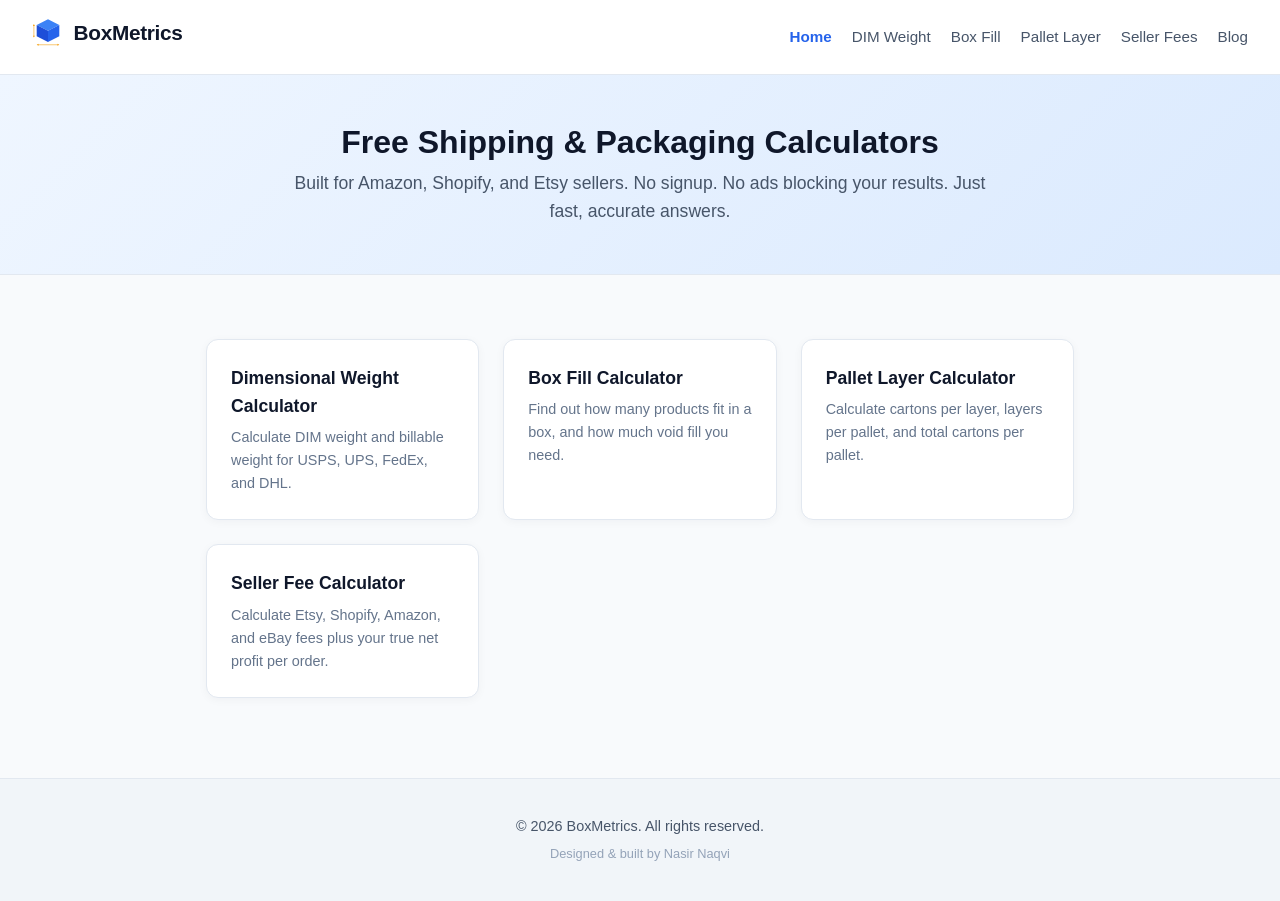
<file: index.html>
<!DOCTYPE html>
<html lang="en">
<head>
  <meta charset="UTF-8">
  <meta name="viewport" content="width=device-width, initial-scale=1.0">
  <meta name="google-site-verification" content="n0mz8R_eu3qk8bBO1jYMdYXqNYz7kCKGqF5svoDm7d8" />
  <title>BoxMetrics — Free Shipping & Packaging Calculators for E-commerce Sellers</title>
  <meta name="description" content="Free calculators for dimensional weight, box fill, pallet stacking, and seller fees. Built for Amazon, Shopify, and Etsy sellers.">
  <!-- Google tag (gtag.js) -->
  <script async src="https://www.googletagmanager.com/gtag/js?id=G-YF9S33NXBS"></script>
  <script>
    window.dataLayer = window.dataLayer || [];
    function gtag(){dataLayer.push(arguments);}
    gtag('js', new Date());
    gtag('config', 'G-YF9S33NXBS');
  </script>
  <link rel="icon" type="image/svg+xml" href="favicon.svg">
  <link rel="stylesheet" href="css/style.css">
</head>
<body>

<header>
  <h1>
    <a href="index.html" class="brand">
      <svg class="brand-icon" viewBox="-25 15 170 155" xmlns="http://www.w3.org/2000/svg" aria-hidden="true">
        <polygon points="60,20 120,50 60,80 0,50" fill="#3B82F6"/>
        <polygon points="60,80 120,50 120,110 60,140" fill="#2563EB"/>
        <polygon points="0,50 60,80 60,140 0,110" fill="#1D4ED8"/>
        <line x1="-15" y1="50" x2="-15" y2="112" stroke="#F59E0B" stroke-width="3"/>
        <polygon points="-20,55 -15,45 -10,55" fill="#F59E0B"/>
        <polygon points="-20,107 -15,117 -10,107" fill="#F59E0B"/>
        <line x1="5" y1="155" x2="115" y2="155" stroke="#F59E0B" stroke-width="3"/>
        <polygon points="10,150 0,155 10,160" fill="#F59E0B"/>
        <polygon points="110,150 120,155 110,160" fill="#F59E0B"/>
      </svg>
      <span class="brand-name">BoxMetrics</span>
    </a>
  </h1>
  <nav>
    <a href="index.html" class="active">Home</a>
    <a href="tools/dimensional-weight-calculator.html">DIM Weight</a>
    <a href="tools/box-fill-calculator.html">Box Fill</a>
    <a href="tools/pallet-layer-calculator.html">Pallet Layer</a>
    <a href="tools/seller-fee-calculator.html">Seller Fees</a>
    <a href="blog/index.html">Blog</a>
  </nav>
</header>

<section class="hero">
  <h2>Free Shipping & Packaging Calculators</h2>
  <p>Built for Amazon, Shopify, and Etsy sellers. No signup. No ads blocking your results. Just fast, accurate answers.</p>
</section>

<div class="container">
  <div class="tool-grid">

    <a class="tool-card" href="tools/dimensional-weight-calculator.html">
      <h4>Dimensional Weight Calculator</h4>
      <p>Calculate DIM weight and billable weight for USPS, UPS, FedEx, and DHL.</p>
    </a>

    <a class="tool-card" href="tools/box-fill-calculator.html">
      <h4>Box Fill Calculator</h4>
      <p>Find out how many products fit in a box, and how much void fill you need.</p>
    </a>

    <a class="tool-card" href="tools/pallet-layer-calculator.html">
      <h4>Pallet Layer Calculator</h4>
      <p>Calculate cartons per layer, layers per pallet, and total cartons per pallet.</p>
    </a>

    <a class="tool-card" href="tools/seller-fee-calculator.html">
      <h4>Seller Fee Calculator</h4>
      <p>Calculate Etsy, Shopify, Amazon, and eBay fees plus your true net profit per order.</p>
    </a>

  </div>
</div>

<footer>
  <p>© 2026 BoxMetrics. All rights reserved.</p>
  <p class="credits">Designed &amp; built by Nasir Naqvi</p>
</footer>

</body>
</html>
</file>
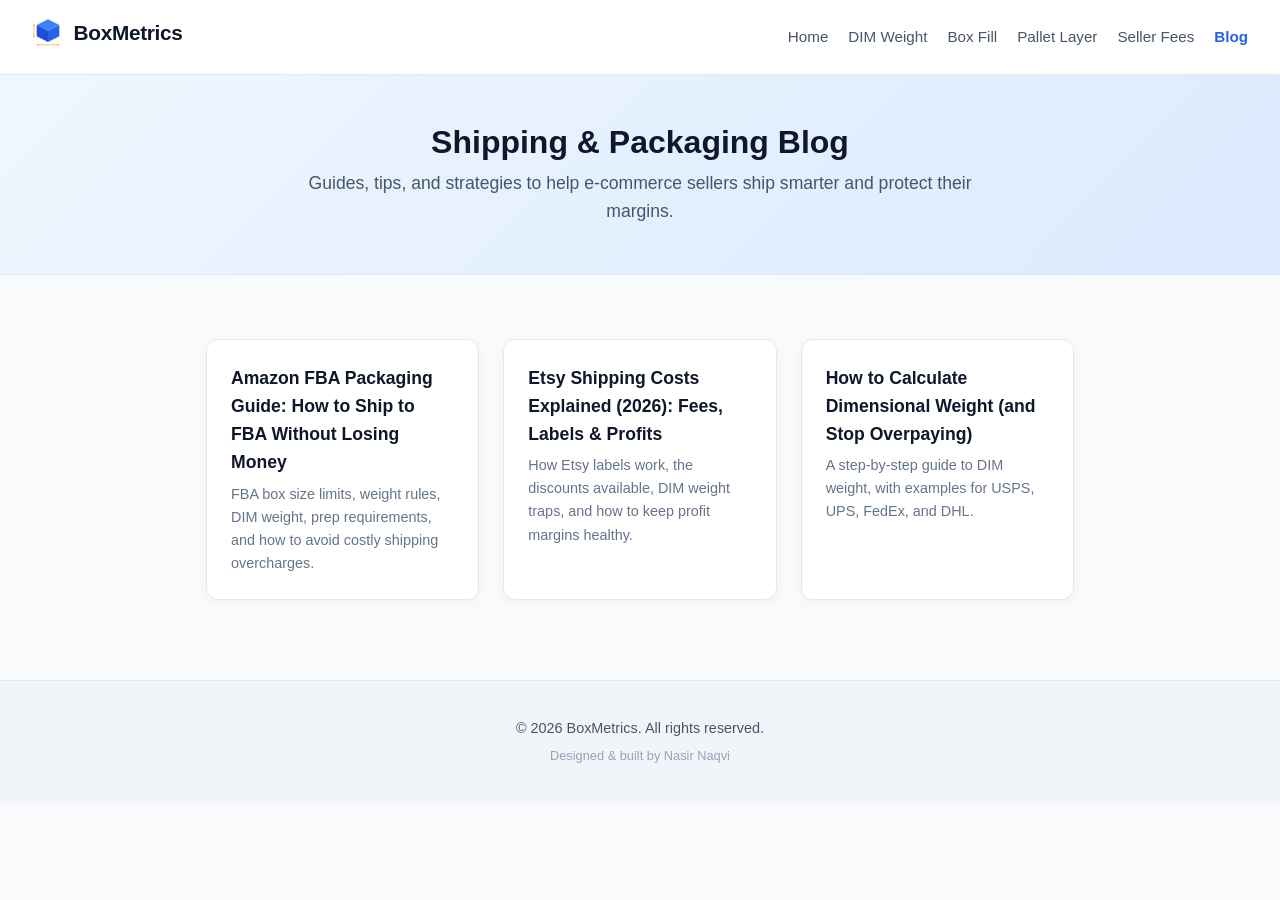
<file: blog/index.html>
<!DOCTYPE html>
<html lang="en">
<head>
  <meta charset="UTF-8">
  <meta name="viewport" content="width=device-width, initial-scale=1.0">
  <title>Blog — Shipping & Packaging Guides | BoxMetrics</title>
  <meta name="description" content="Guides on dimensional weight, packaging optimization, seller fees, and shipping strategy for Amazon, Shopify, and Etsy sellers.">
  <!-- Google tag (gtag.js) -->
  <script async src="https://www.googletagmanager.com/gtag/js?id=G-YF9S33NXBS"></script>
  <script>
    window.dataLayer = window.dataLayer || [];
    function gtag(){dataLayer.push(arguments);}
    gtag('js', new Date());
    gtag('config', 'G-YF9S33NXBS');
  </script>
  <link rel="icon" type="image/svg+xml" href="../favicon.svg">
  <link rel="stylesheet" href="../css/style.css">
</head>
<body>

<header>
  <h1>
    <a href="../index.html" class="brand">
      <svg class="brand-icon" viewBox="-25 15 170 155" xmlns="http://www.w3.org/2000/svg" aria-hidden="true">
        <polygon points="60,20 120,50 60,80 0,50" fill="#3B82F6"/>
        <polygon points="60,80 120,50 120,110 60,140" fill="#2563EB"/>
        <polygon points="0,50 60,80 60,140 0,110" fill="#1D4ED8"/>
        <line x1="-15" y1="50" x2="-15" y2="112" stroke="#F59E0B" stroke-width="3"/>
        <polygon points="-20,55 -15,45 -10,55" fill="#F59E0B"/>
        <polygon points="-20,107 -15,117 -10,107" fill="#F59E0B"/>
        <line x1="5" y1="155" x2="115" y2="155" stroke="#F59E0B" stroke-width="3"/>
        <polygon points="10,150 0,155 10,160" fill="#F59E0B"/>
        <polygon points="110,150 120,155 110,160" fill="#F59E0B"/>
      </svg>
      <span class="brand-name">BoxMetrics</span>
    </a>
  </h1>
  <nav>
    <a href="../index.html">Home</a>
    <a href="../tools/dimensional-weight-calculator.html">DIM Weight</a>
    <a href="../tools/box-fill-calculator.html">Box Fill</a>
    <a href="../tools/pallet-layer-calculator.html">Pallet Layer</a>
    <a href="../tools/seller-fee-calculator.html">Seller Fees</a>
    <a href="index.html" class="active">Blog</a>
  </nav>
</header>

<section class="hero">
  <h2>Shipping & Packaging Blog</h2>
  <p>Guides, tips, and strategies to help e-commerce sellers ship smarter and protect their margins.</p>
</section>

<div class="container">
  <div class="tool-grid">

    <a class="tool-card" href="amazon-fba-packaging-guide.html">
      <h4>Amazon FBA Packaging Guide: How to Ship to FBA Without Losing Money</h4>
      <p>FBA box size limits, weight rules, DIM weight, prep requirements, and how to avoid costly shipping overcharges.</p>
    </a>

    <a class="tool-card" href="etsy-shipping-costs-guide.html">
      <h4>Etsy Shipping Costs Explained (2026): Fees, Labels & Profits</h4>
      <p>How Etsy labels work, the discounts available, DIM weight traps, and how to keep profit margins healthy.</p>
    </a>

    <a class="tool-card" href="how-to-calculate-dimensional-weight.html">
      <h4>How to Calculate Dimensional Weight (and Stop Overpaying)</h4>
      <p>A step-by-step guide to DIM weight, with examples for USPS, UPS, FedEx, and DHL.</p>
    </a>

  </div>
</div>

<footer>
  <p>© 2026 BoxMetrics. All rights reserved.</p>
  <p class="credits">Designed &amp; built by Nasir Naqvi</p>
</footer>

</body>
</html>
</file>
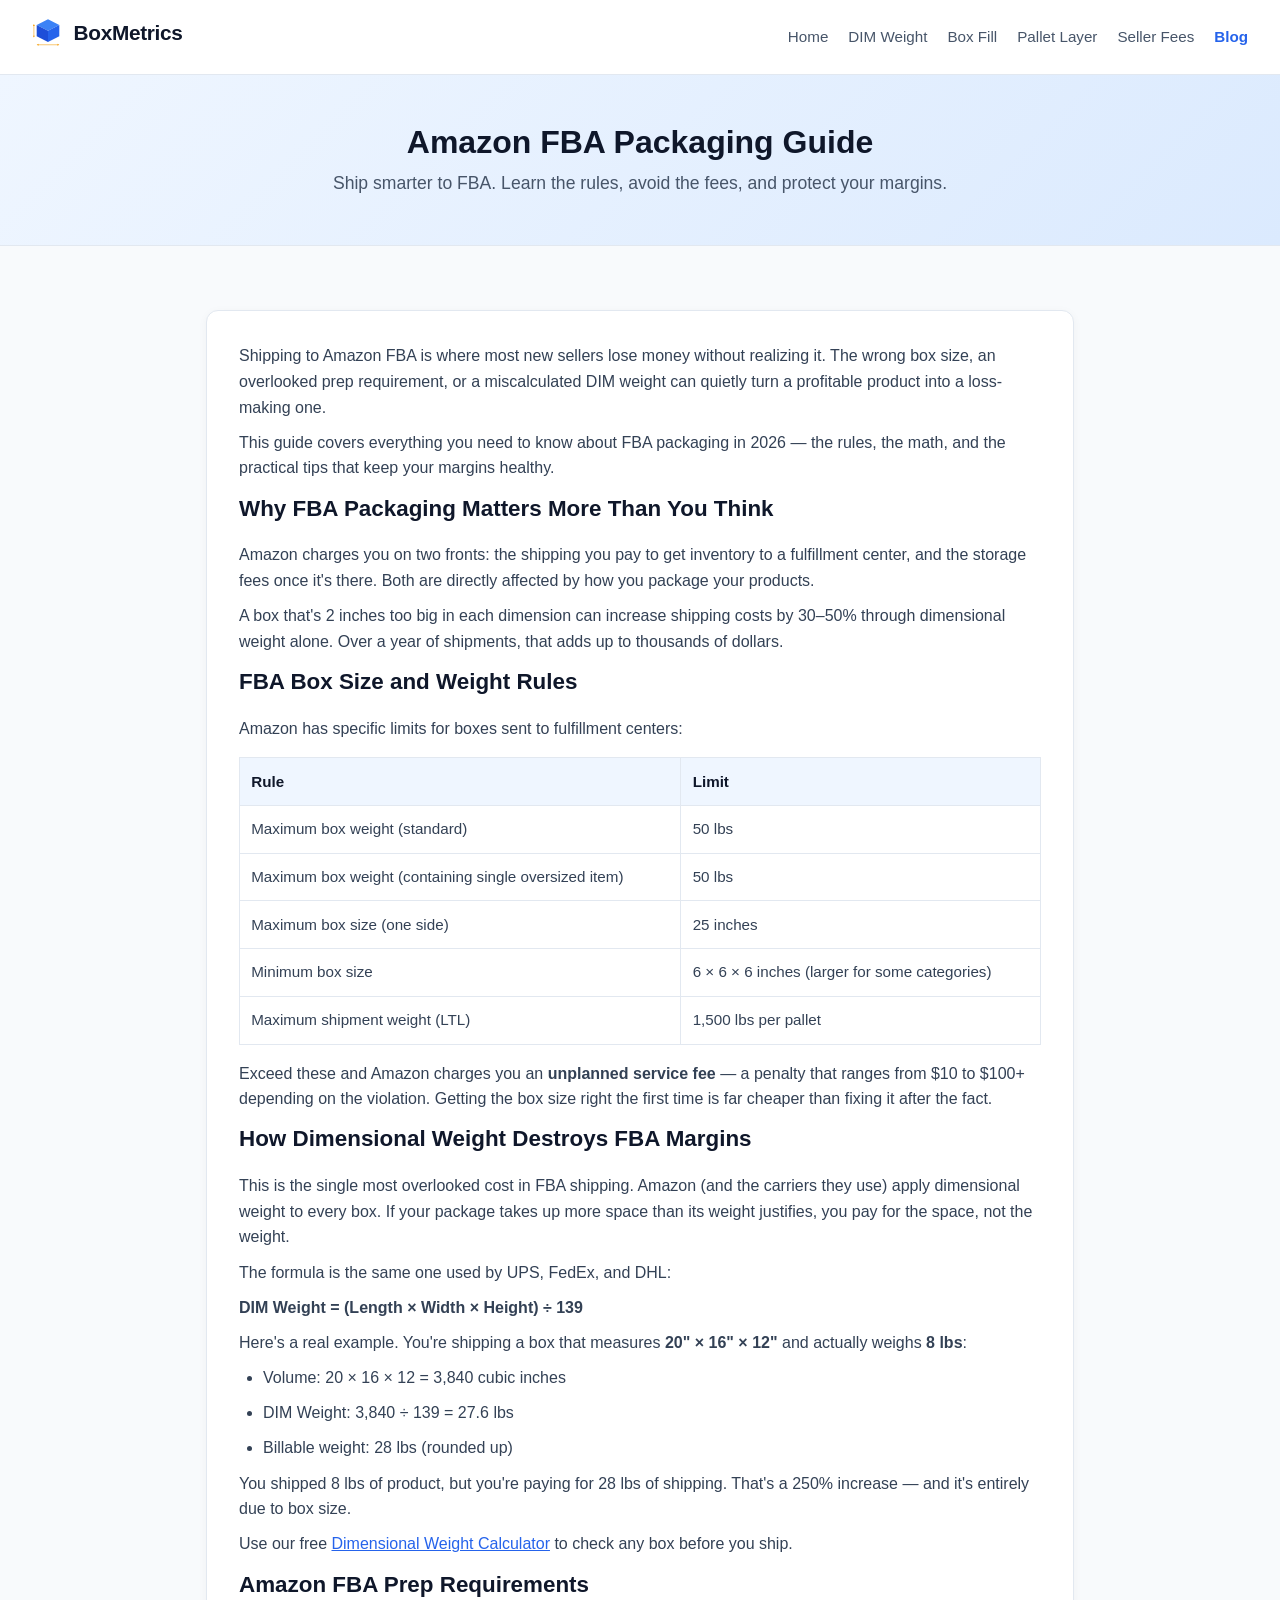
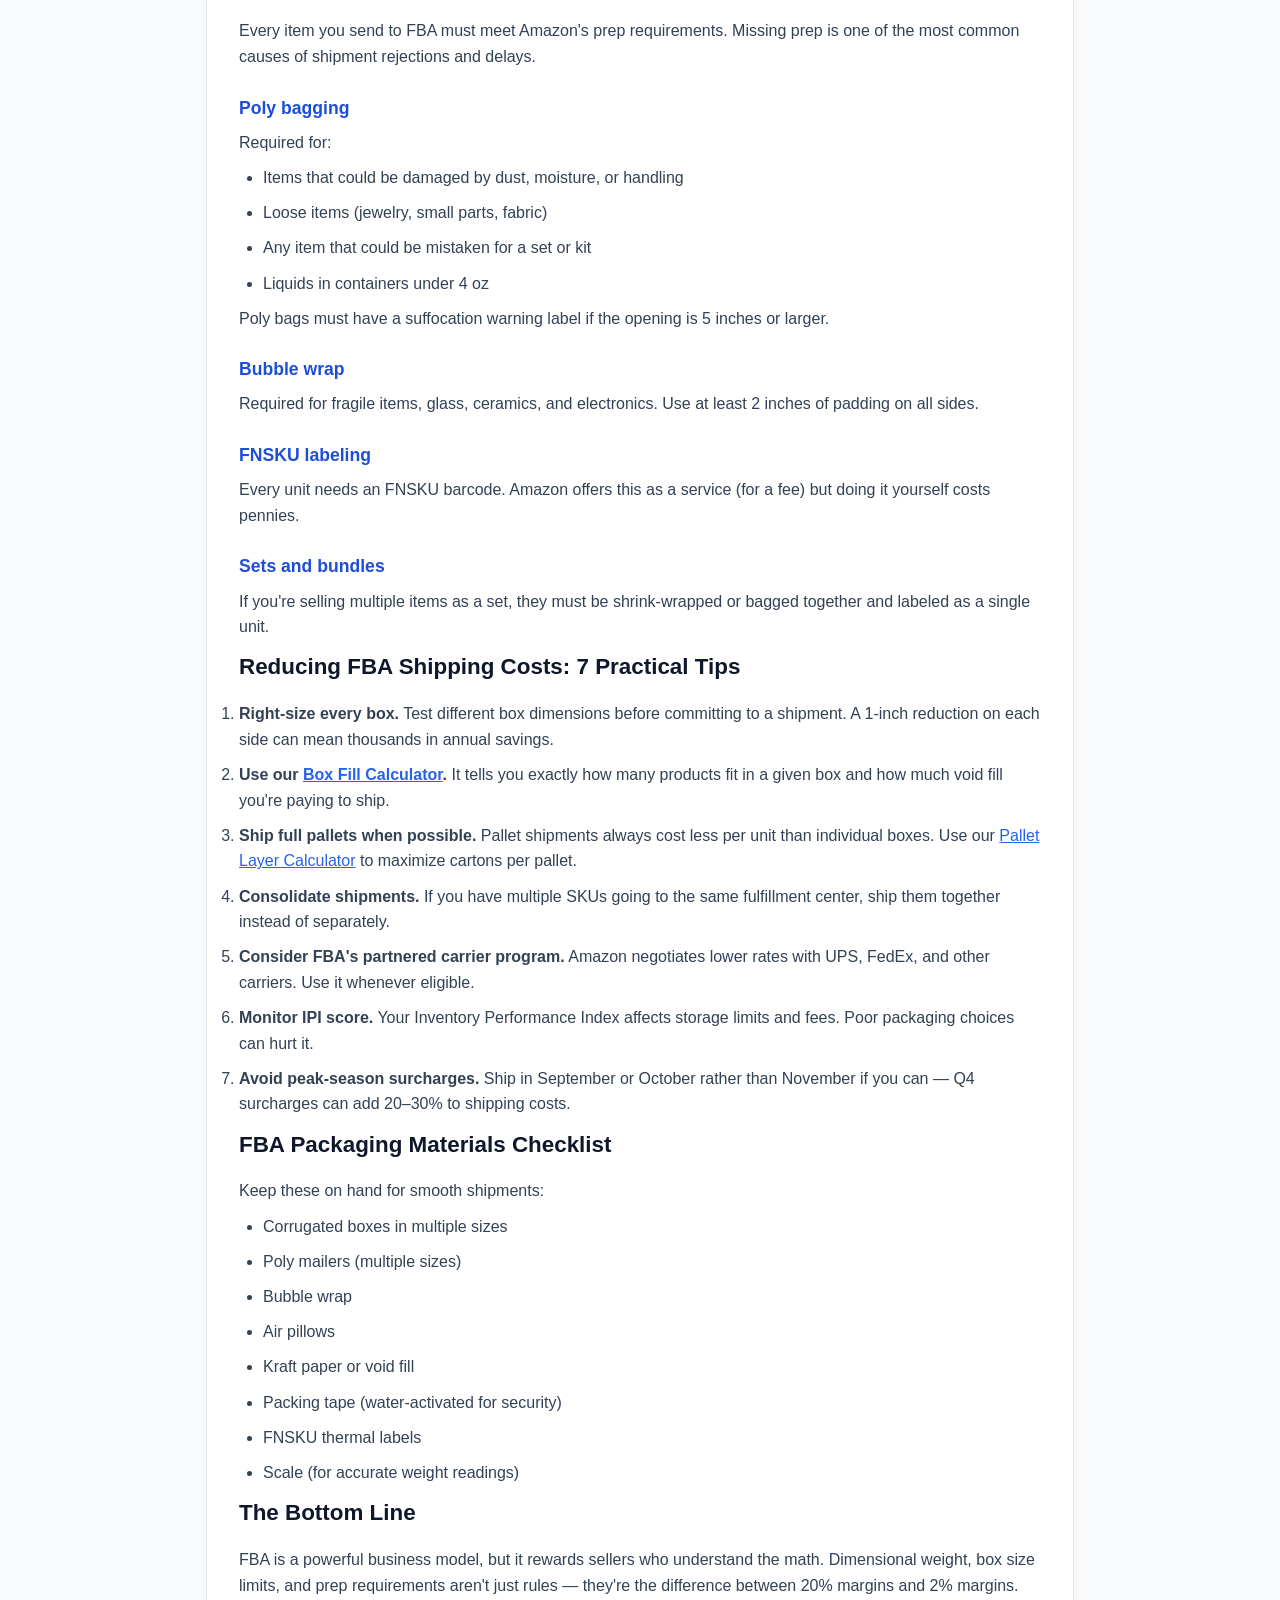
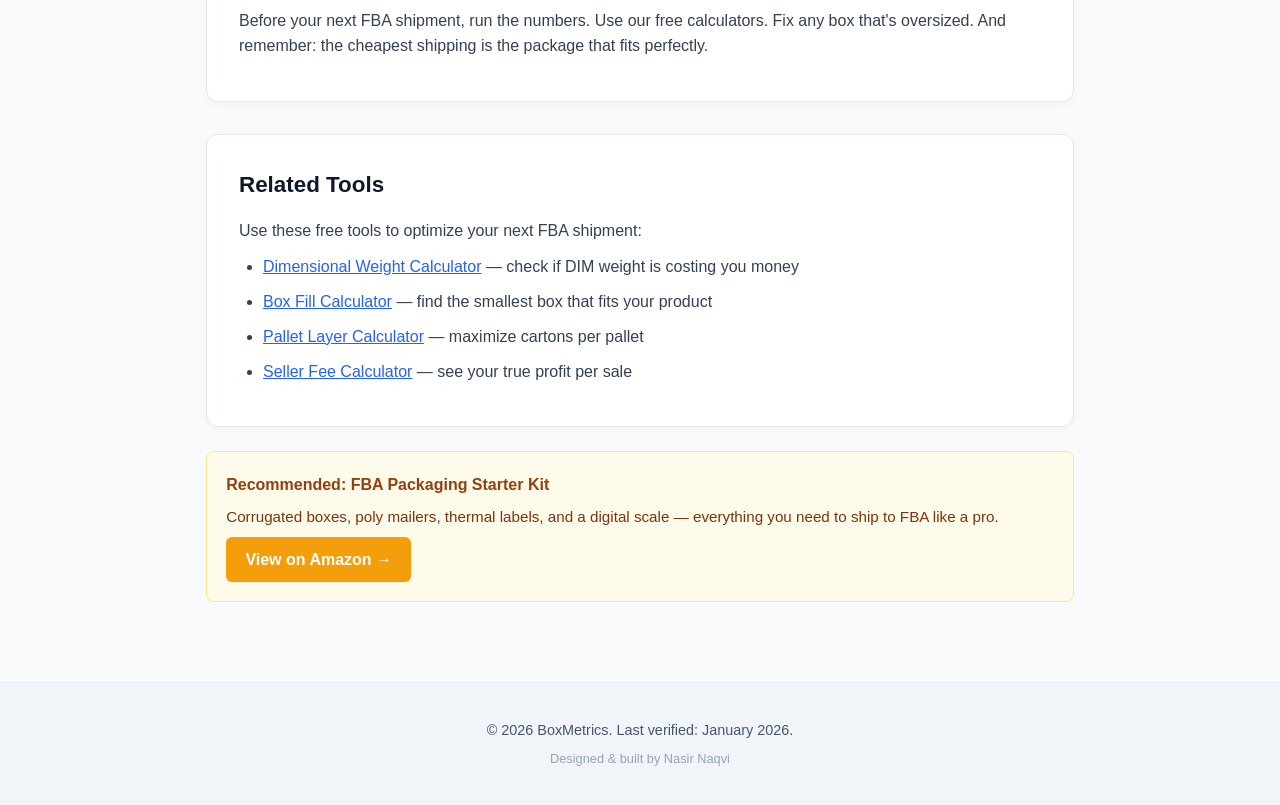
<file: blog/amazon-fba-packaging-guide.html>
<!DOCTYPE html>
<html lang="en">
<head>
  <meta charset="UTF-8">
  <meta name="viewport" content="width=device-width, initial-scale=1.0">
  <title>Amazon FBA Packaging Guide: How to Ship to FBA Without Losing Money | BoxMetrics</title>
  <meta name="description" content="Complete Amazon FBA packaging guide for 2026. Learn FBA box size limits, weight rules, DIM weight, prep requirements, and how to avoid costly shipping overcharges.">
  <!-- Google tag (gtag.js) -->
  <script async src="https://www.googletagmanager.com/gtag/js?id=G-YF9S33NXBS"></script>
  <script>
    window.dataLayer = window.dataLayer || [];
    function gtag(){dataLayer.push(arguments);}
    gtag('js', new Date());
    gtag('config', 'G-YF9S33NXBS');
  </script>
  <link rel="icon" type="image/svg+xml" href="../favicon.svg">
  <link rel="stylesheet" href="../css/style.css">
</head>
<body>

<header>
  <h1>
    <a href="../index.html" class="brand">
      <svg class="brand-icon" viewBox="-25 15 170 155" xmlns="http://www.w3.org/2000/svg" aria-hidden="true">
        <polygon points="60,20 120,50 60,80 0,50" fill="#3B82F6"/>
        <polygon points="60,80 120,50 120,110 60,140" fill="#2563EB"/>
        <polygon points="0,50 60,80 60,140 0,110" fill="#1D4ED8"/>
        <line x1="-15" y1="50" x2="-15" y2="112" stroke="#F59E0B" stroke-width="3"/>
        <polygon points="-20,55 -15,45 -10,55" fill="#F59E0B"/>
        <polygon points="-20,107 -15,117 -10,107" fill="#F59E0B"/>
        <line x1="5" y1="155" x2="115" y2="155" stroke="#F59E0B" stroke-width="3"/>
        <polygon points="10,150 0,155 10,160" fill="#F59E0B"/>
        <polygon points="110,150 120,155 110,160" fill="#F59E0B"/>
      </svg>
      <span class="brand-name">BoxMetrics</span>
    </a>
  </h1>
  <nav>
    <a href="../index.html">Home</a>
    <a href="../tools/dimensional-weight-calculator.html">DIM Weight</a>
    <a href="../tools/box-fill-calculator.html">Box Fill</a>
    <a href="../tools/pallet-layer-calculator.html">Pallet Layer</a>
    <a href="../tools/seller-fee-calculator.html">Seller Fees</a>
    <a href="index.html" class="active">Blog</a>
  </nav>
</header>

<section class="hero">
  <h2>Amazon FBA Packaging Guide</h2>
  <p>Ship smarter to FBA. Learn the rules, avoid the fees, and protect your margins.</p>
</section>

<div class="container">

  <div class="content-section">
    <p>Shipping to Amazon FBA is where most new sellers lose money without realizing it. The wrong box size, an overlooked prep requirement, or a miscalculated DIM weight can quietly turn a profitable product into a loss-making one.</p>

    <p>This guide covers everything you need to know about FBA packaging in 2026 — the rules, the math, and the practical tips that keep your margins healthy.</p>

    <h3>Why FBA Packaging Matters More Than You Think</h3>
    <p>Amazon charges you on two fronts: the shipping you pay to get inventory to a fulfillment center, and the storage fees once it's there. Both are directly affected by how you package your products.</p>

    <p>A box that's 2 inches too big in each dimension can increase shipping costs by 30–50% through dimensional weight alone. Over a year of shipments, that adds up to thousands of dollars.</p>

    <h3>FBA Box Size and Weight Rules</h3>
    <p>Amazon has specific limits for boxes sent to fulfillment centers:</p>

    <table>
      <thead><tr><th>Rule</th><th>Limit</th></tr></thead>
      <tbody>
        <tr><td>Maximum box weight (standard)</td><td>50 lbs</td></tr>
        <tr><td>Maximum box weight (containing single oversized item)</td><td>50 lbs</td></tr>
        <tr><td>Maximum box size (one side)</td><td>25 inches</td></tr>
        <tr><td>Minimum box size</td><td>6 × 6 × 6 inches (larger for some categories)</td></tr>
        <tr><td>Maximum shipment weight (LTL)</td><td>1,500 lbs per pallet</td></tr>
      </tbody>
    </table>

    <p>Exceed these and Amazon charges you an <strong>unplanned service fee</strong> — a penalty that ranges from $10 to $100+ depending on the violation. Getting the box size right the first time is far cheaper than fixing it after the fact.</p>

    <h3>How Dimensional Weight Destroys FBA Margins</h3>
    <p>This is the single most overlooked cost in FBA shipping. Amazon (and the carriers they use) apply dimensional weight to every box. If your package takes up more space than its weight justifies, you pay for the space, not the weight.</p>

    <p>The formula is the same one used by UPS, FedEx, and DHL:</p>

    <p><strong>DIM Weight = (Length × Width × Height) ÷ 139</strong></p>

    <p>Here's a real example. You're shipping a box that measures <strong>20" × 16" × 12"</strong> and actually weighs <strong>8 lbs</strong>:</p>

    <ul>
      <li>Volume: 20 × 16 × 12 = 3,840 cubic inches</li>
      <li>DIM Weight: 3,840 ÷ 139 = 27.6 lbs</li>
      <li>Billable weight: 28 lbs (rounded up)</li>
    </ul>

    <p>You shipped 8 lbs of product, but you're paying for 28 lbs of shipping. That's a 250% increase — and it's entirely due to box size.</p>

    <p>Use our free <a href="../tools/dimensional-weight-calculator.html">Dimensional Weight Calculator</a> to check any box before you ship.</p>

    <h3>Amazon FBA Prep Requirements</h3>
    <p>Every item you send to FBA must meet Amazon's prep requirements. Missing prep is one of the most common causes of shipment rejections and delays.</p>

    <h4>Poly bagging</h4>
    <p>Required for:</p>
    <ul>
      <li>Items that could be damaged by dust, moisture, or handling</li>
      <li>Loose items (jewelry, small parts, fabric)</li>
      <li>Any item that could be mistaken for a set or kit</li>
      <li>Liquids in containers under 4 oz</li>
    </ul>
    <p>Poly bags must have a suffocation warning label if the opening is 5 inches or larger.</p>

    <h4>Bubble wrap</h4>
    <p>Required for fragile items, glass, ceramics, and electronics. Use at least 2 inches of padding on all sides.</p>

    <h4>FNSKU labeling</h4>
    <p>Every unit needs an FNSKU barcode. Amazon offers this as a service (for a fee) but doing it yourself costs pennies.</p>

    <h4>Sets and bundles</h4>
    <p>If you're selling multiple items as a set, they must be shrink-wrapped or bagged together and labeled as a single unit.</p>

    <h3>Reducing FBA Shipping Costs: 7 Practical Tips</h3>

    <ol>
      <li><strong>Right-size every box.</strong> Test different box dimensions before committing to a shipment. A 1-inch reduction on each side can mean thousands in annual savings.</li>
      <li><strong>Use our <a href="../tools/box-fill-calculator.html">Box Fill Calculator</a>.</strong> It tells you exactly how many products fit in a given box and how much void fill you're paying to ship.</li>
      <li><strong>Ship full pallets when possible.</strong> Pallet shipments always cost less per unit than individual boxes. Use our <a href="../tools/pallet-layer-calculator.html">Pallet Layer Calculator</a> to maximize cartons per pallet.</li>
      <li><strong>Consolidate shipments.</strong> If you have multiple SKUs going to the same fulfillment center, ship them together instead of separately.</li>
      <li><strong>Consider FBA's partnered carrier program.</strong> Amazon negotiates lower rates with UPS, FedEx, and other carriers. Use it whenever eligible.</li>
      <li><strong>Monitor IPI score.</strong> Your Inventory Performance Index affects storage limits and fees. Poor packaging choices can hurt it.</li>
      <li><strong>Avoid peak-season surcharges.</strong> Ship in September or October rather than November if you can — Q4 surcharges can add 20–30% to shipping costs.</li>
    </ol>

    <h3>FBA Packaging Materials Checklist</h3>
    <p>Keep these on hand for smooth shipments:</p>

    <ul>
      <li>Corrugated boxes in multiple sizes</li>
      <li>Poly mailers (multiple sizes)</li>
      <li>Bubble wrap</li>
      <li>Air pillows</li>
      <li>Kraft paper or void fill</li>
      <li>Packing tape (water-activated for security)</li>
      <li>FNSKU thermal labels</li>
      <li>Scale (for accurate weight readings)</li>
    </ul>

    <h3>The Bottom Line</h3>
    <p>FBA is a powerful business model, but it rewards sellers who understand the math. Dimensional weight, box size limits, and prep requirements aren't just rules — they're the difference between 20% margins and 2% margins.</p>

    <p>Before your next FBA shipment, run the numbers. Use our free calculators. Fix any box that's oversized. And remember: the cheapest shipping is the package that fits perfectly.</p>
  </div>

  <div class="content-section">
    <h3>Related Tools</h3>
    <p>Use these free tools to optimize your next FBA shipment:</p>
    <ul>
      <li><a href="../tools/dimensional-weight-calculator.html">Dimensional Weight Calculator</a> — check if DIM weight is costing you money</li>
      <li><a href="../tools/box-fill-calculator.html">Box Fill Calculator</a> — find the smallest box that fits your product</li>
      <li><a href="../tools/pallet-layer-calculator.html">Pallet Layer Calculator</a> — maximize cartons per pallet</li>
      <li><a href="../tools/seller-fee-calculator.html">Seller Fee Calculator</a> — see your true profit per sale</li>
    </ul>
  </div>

  <div class="affiliate-box">
    <h4>Recommended: FBA Packaging Starter Kit</h4>
    <p>Corrugated boxes, poly mailers, thermal labels, and a digital scale — everything you need to ship to FBA like a pro.</p>
    <a href="https://www.amazon.com/s?k=amazon+fba+packaging+supplies" target="_blank" rel="noopener">View on Amazon →</a>
  </div>

</div>

<footer>
  <p>© 2026 BoxMetrics. Last verified: January 2026.</p>
  <p class="credits">Designed &amp; built by Nasir Naqvi</p>
</footer>

</body>
</html>
</file>
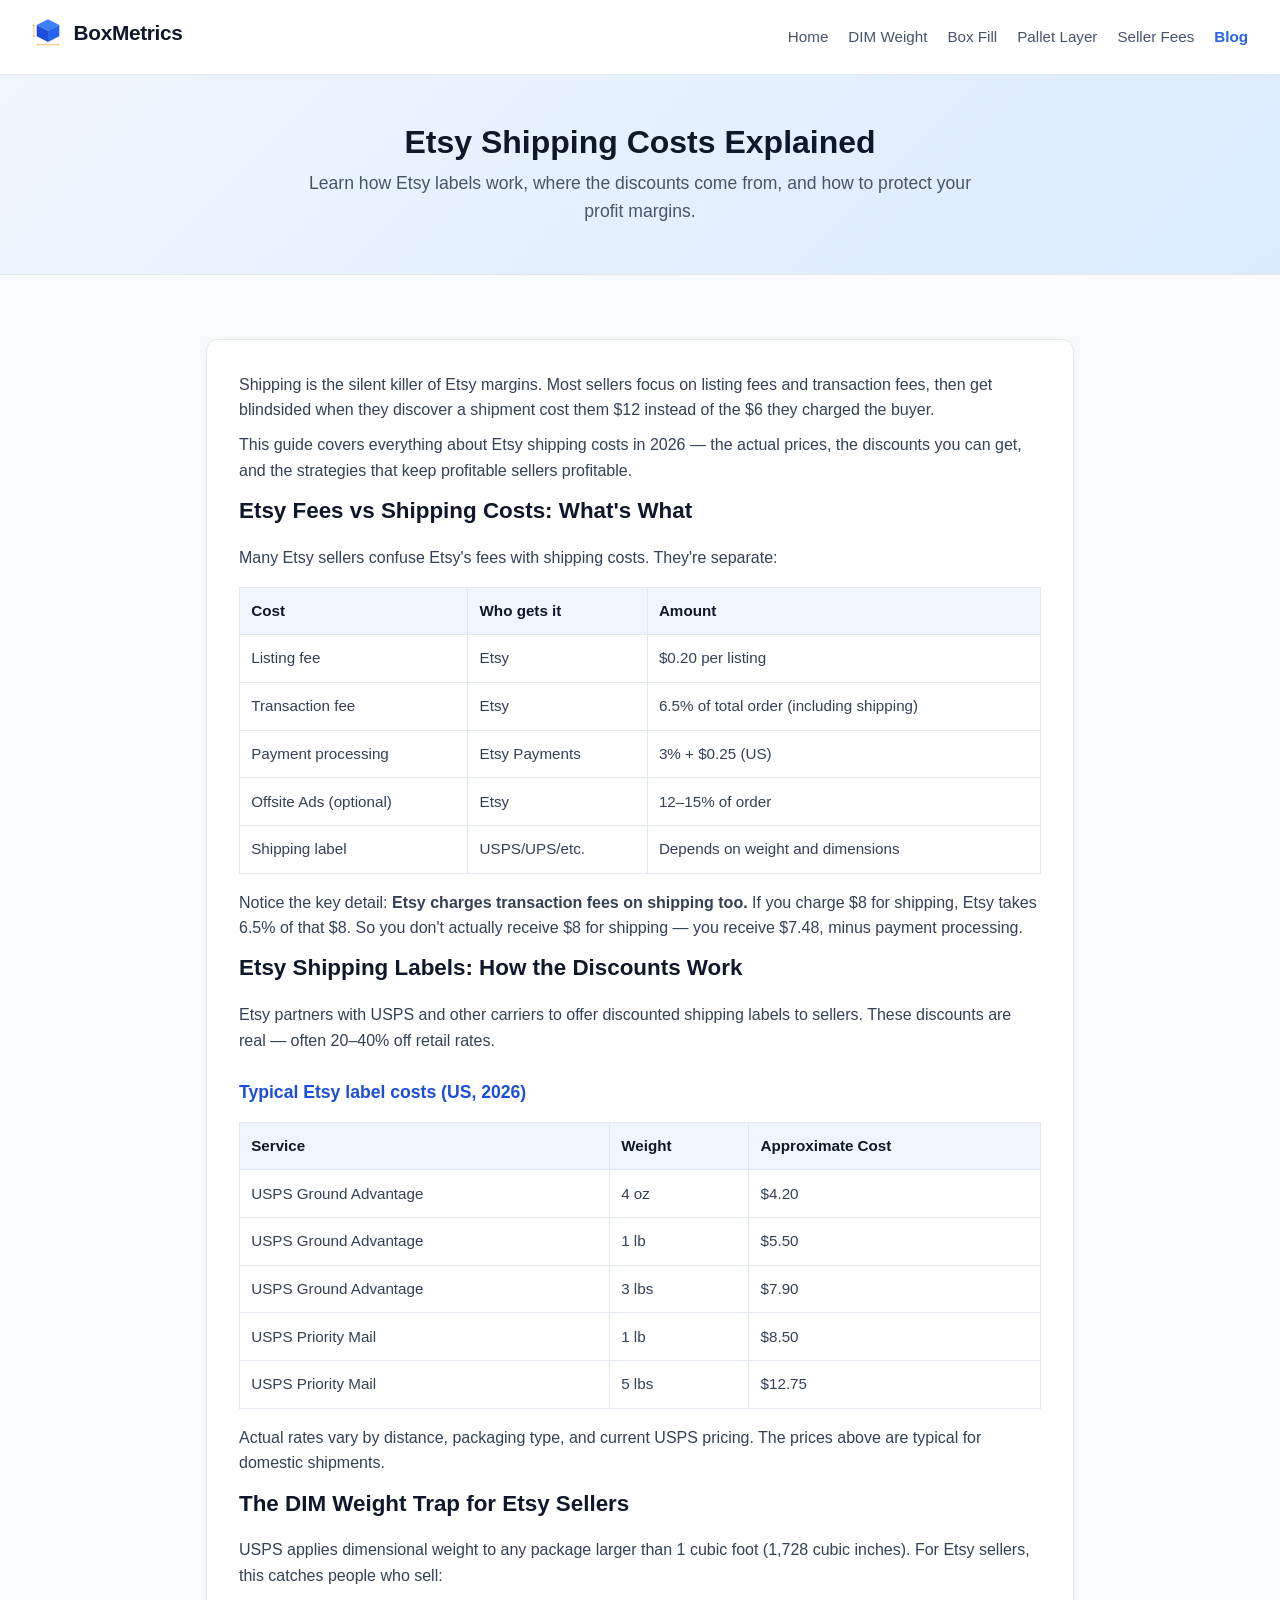
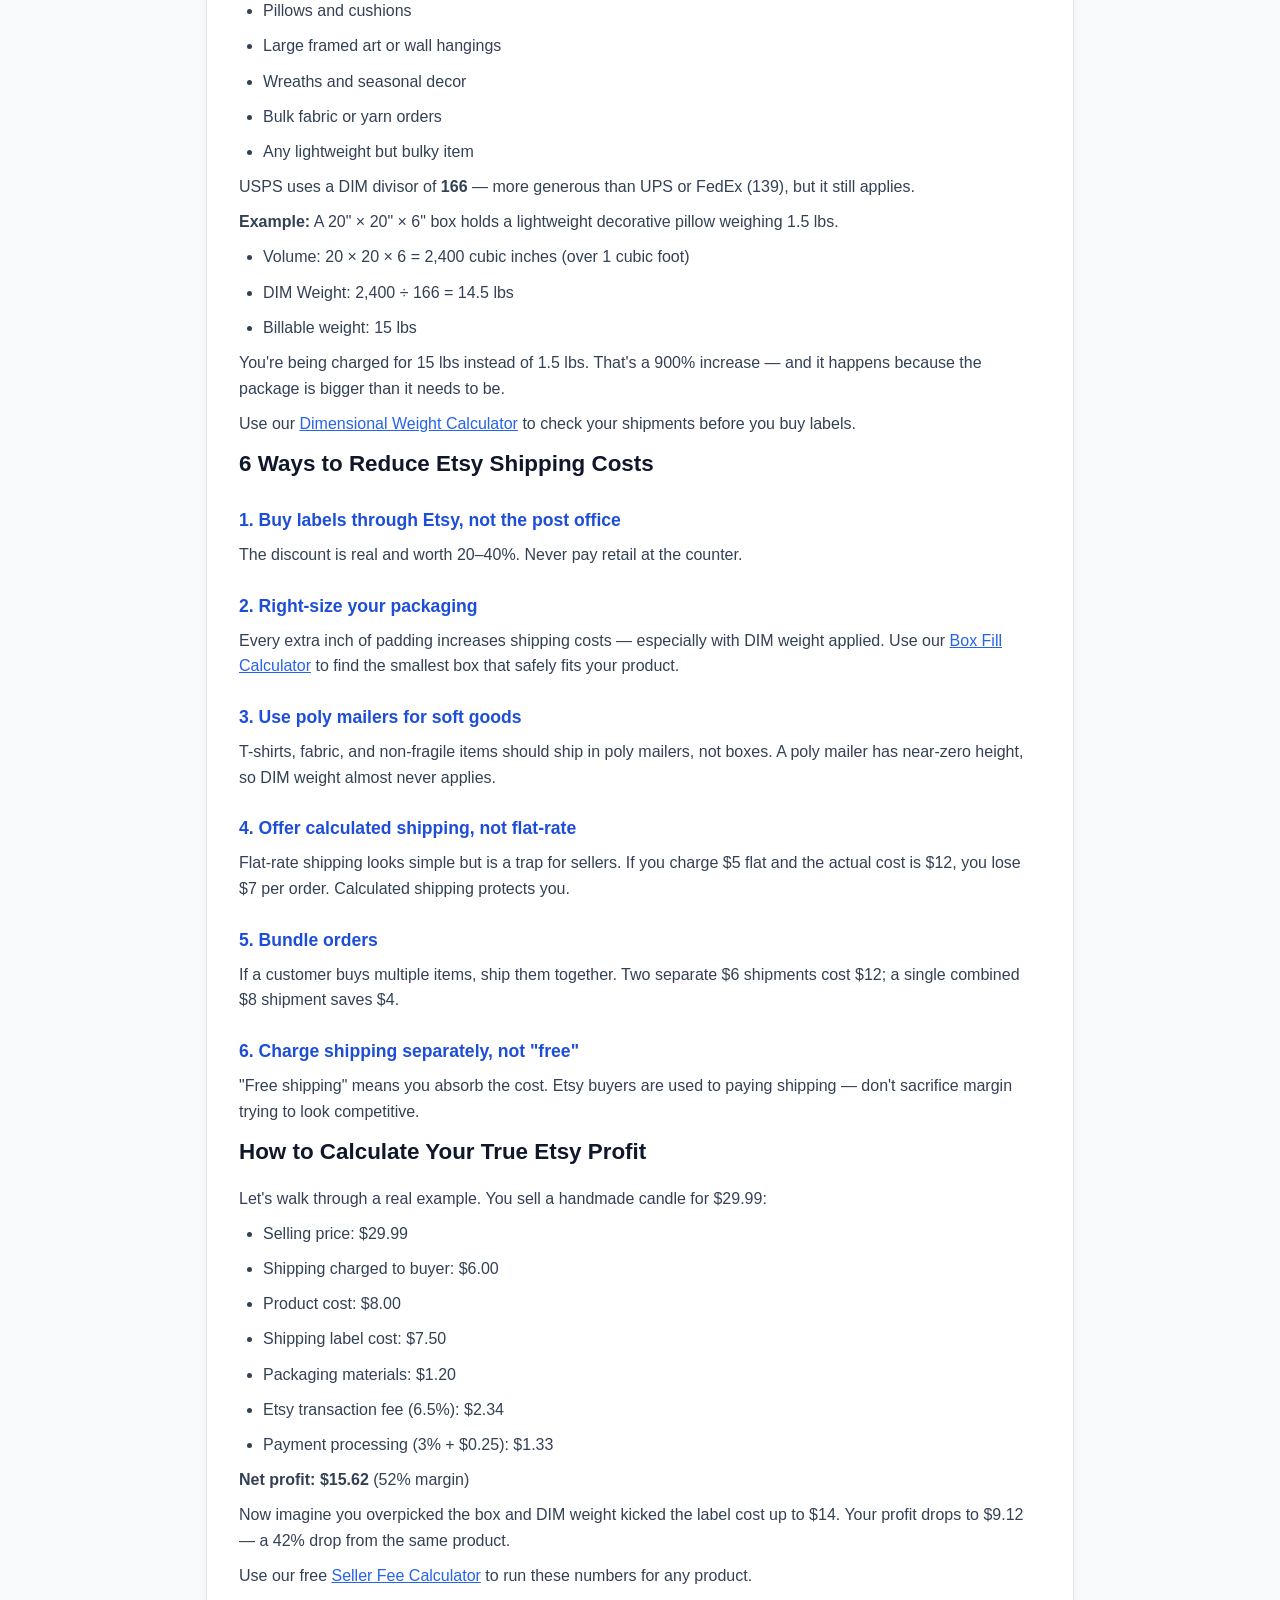
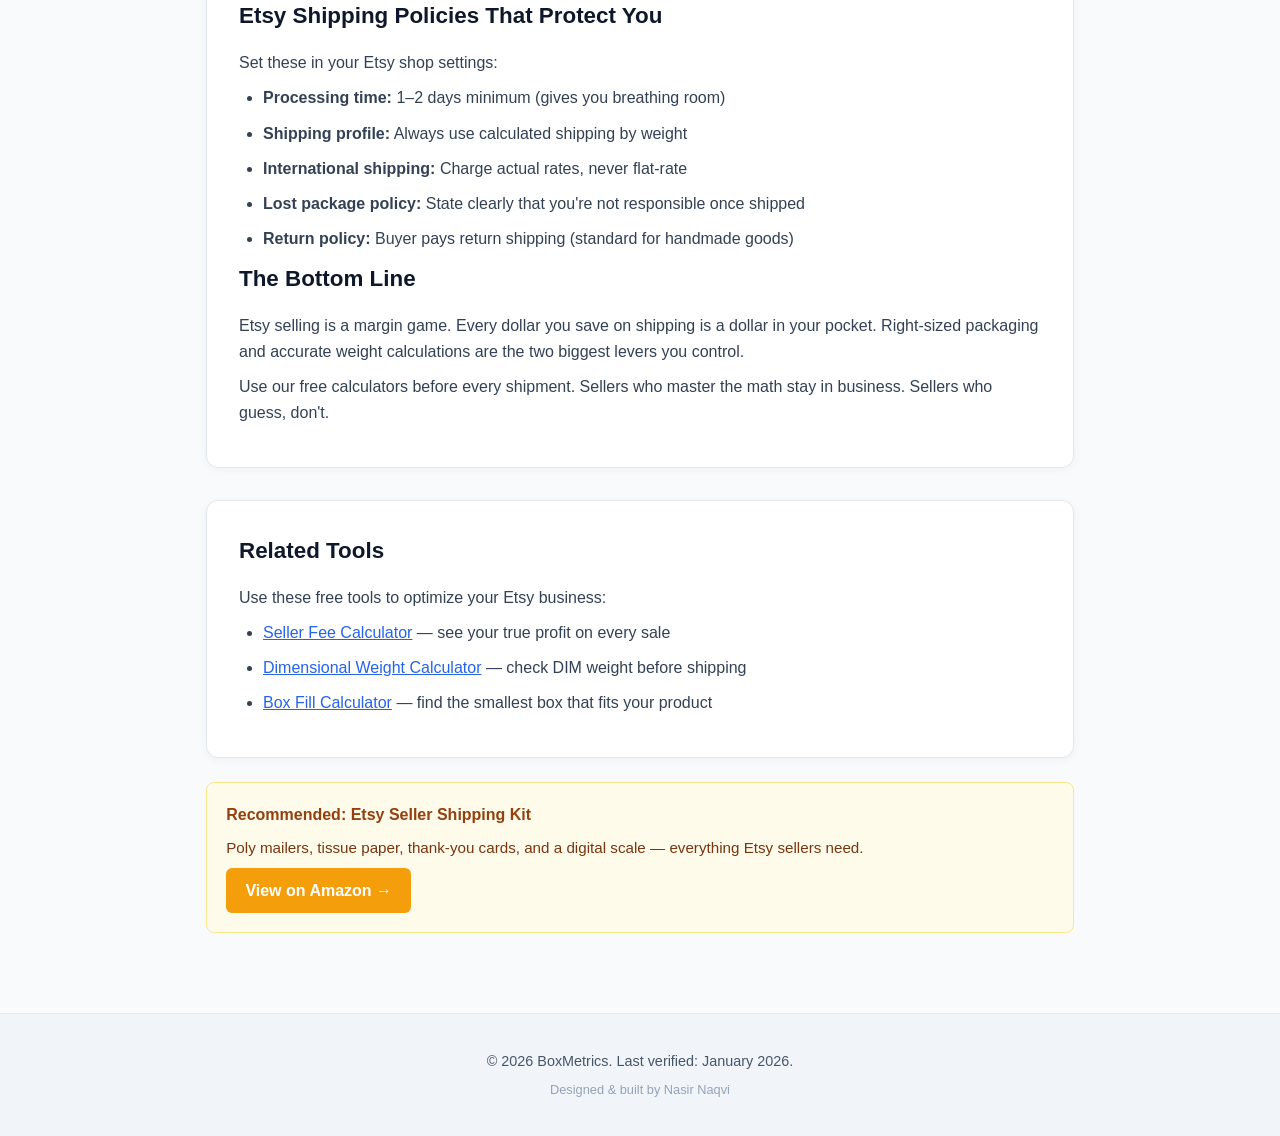
<file: blog/etsy-shipping-costs-guide.html>
<!DOCTYPE html>
<html lang="en">
<head>
  <meta charset="UTF-8">
  <meta name="viewport" content="width=device-width, initial-scale=1.0">
  <title>Etsy Shipping Costs Explained (2026): Fees, Labels & Profits | BoxMetrics</title>
  <meta name="description" content="Complete Etsy shipping cost guide for 2026. Learn Etsy labels, USPS discounts, DIM weight, and how to keep profit margins healthy after shipping.">
  <!-- Google tag (gtag.js) -->
  <script async src="https://www.googletagmanager.com/gtag/js?id=G-YF9S33NXBS"></script>
  <script>
    window.dataLayer = window.dataLayer || [];
    function gtag(){dataLayer.push(arguments);}
    gtag('js', new Date());
    gtag('config', 'G-YF9S33NXBS');
  </script>
  <link rel="icon" type="image/svg+xml" href="../favicon.svg">
  <link rel="stylesheet" href="../css/style.css">
</head>
<body>

<header>
  <h1>
    <a href="../index.html" class="brand">
      <svg class="brand-icon" viewBox="-25 15 170 155" xmlns="http://www.w3.org/2000/svg" aria-hidden="true">
        <polygon points="60,20 120,50 60,80 0,50" fill="#3B82F6"/>
        <polygon points="60,80 120,50 120,110 60,140" fill="#2563EB"/>
        <polygon points="0,50 60,80 60,140 0,110" fill="#1D4ED8"/>
        <line x1="-15" y1="50" x2="-15" y2="112" stroke="#F59E0B" stroke-width="3"/>
        <polygon points="-20,55 -15,45 -10,55" fill="#F59E0B"/>
        <polygon points="-20,107 -15,117 -10,107" fill="#F59E0B"/>
        <line x1="5" y1="155" x2="115" y2="155" stroke="#F59E0B" stroke-width="3"/>
        <polygon points="10,150 0,155 10,160" fill="#F59E0B"/>
        <polygon points="110,150 120,155 110,160" fill="#F59E0B"/>
      </svg>
      <span class="brand-name">BoxMetrics</span>
    </a>
  </h1>
  <nav>
    <a href="../index.html">Home</a>
    <a href="../tools/dimensional-weight-calculator.html">DIM Weight</a>
    <a href="../tools/box-fill-calculator.html">Box Fill</a>
    <a href="../tools/pallet-layer-calculator.html">Pallet Layer</a>
    <a href="../tools/seller-fee-calculator.html">Seller Fees</a>
    <a href="index.html" class="active">Blog</a>
  </nav>
</header>

<section class="hero">
  <h2>Etsy Shipping Costs Explained</h2>
  <p>Learn how Etsy labels work, where the discounts come from, and how to protect your profit margins.</p>
</section>

<div class="container">

  <div class="content-section">
    <p>Shipping is the silent killer of Etsy margins. Most sellers focus on listing fees and transaction fees, then get blindsided when they discover a shipment cost them $12 instead of the $6 they charged the buyer.</p>

    <p>This guide covers everything about Etsy shipping costs in 2026 — the actual prices, the discounts you can get, and the strategies that keep profitable sellers profitable.</p>

    <h3>Etsy Fees vs Shipping Costs: What's What</h3>
    <p>Many Etsy sellers confuse Etsy's fees with shipping costs. They're separate:</p>

    <table>
      <thead><tr><th>Cost</th><th>Who gets it</th><th>Amount</th></tr></thead>
      <tbody>
        <tr><td>Listing fee</td><td>Etsy</td><td>$0.20 per listing</td></tr>
        <tr><td>Transaction fee</td><td>Etsy</td><td>6.5% of total order (including shipping)</td></tr>
        <tr><td>Payment processing</td><td>Etsy Payments</td><td>3% + $0.25 (US)</td></tr>
        <tr><td>Offsite Ads (optional)</td><td>Etsy</td><td>12–15% of order</td></tr>
        <tr><td>Shipping label</td><td>USPS/UPS/etc.</td><td>Depends on weight and dimensions</td></tr>
      </tbody>
    </table>

    <p>Notice the key detail: <strong>Etsy charges transaction fees on shipping too.</strong> If you charge $8 for shipping, Etsy takes 6.5% of that $8. So you don't actually receive $8 for shipping — you receive $7.48, minus payment processing.</p>

    <h3>Etsy Shipping Labels: How the Discounts Work</h3>
    <p>Etsy partners with USPS and other carriers to offer discounted shipping labels to sellers. These discounts are real — often 20–40% off retail rates.</p>

    <h4>Typical Etsy label costs (US, 2026)</h4>
    <table>
      <thead><tr><th>Service</th><th>Weight</th><th>Approximate Cost</th></tr></thead>
      <tbody>
        <tr><td>USPS Ground Advantage</td><td>4 oz</td><td>$4.20</td></tr>
        <tr><td>USPS Ground Advantage</td><td>1 lb</td><td>$5.50</td></tr>
        <tr><td>USPS Ground Advantage</td><td>3 lbs</td><td>$7.90</td></tr>
        <tr><td>USPS Priority Mail</td><td>1 lb</td><td>$8.50</td></tr>
        <tr><td>USPS Priority Mail</td><td>5 lbs</td><td>$12.75</td></tr>
      </tbody>
    </table>

    <p>Actual rates vary by distance, packaging type, and current USPS pricing. The prices above are typical for domestic shipments.</p>

    <h3>The DIM Weight Trap for Etsy Sellers</h3>
    <p>USPS applies dimensional weight to any package larger than 1 cubic foot (1,728 cubic inches). For Etsy sellers, this catches people who sell:</p>

    <ul>
      <li>Pillows and cushions</li>
      <li>Large framed art or wall hangings</li>
      <li>Wreaths and seasonal decor</li>
      <li>Bulk fabric or yarn orders</li>
      <li>Any lightweight but bulky item</li>
    </ul>

    <p>USPS uses a DIM divisor of <strong>166</strong> — more generous than UPS or FedEx (139), but it still applies.</p>

    <p><strong>Example:</strong> A 20" × 20" × 6" box holds a lightweight decorative pillow weighing 1.5 lbs.</p>

    <ul>
      <li>Volume: 20 × 20 × 6 = 2,400 cubic inches (over 1 cubic foot)</li>
      <li>DIM Weight: 2,400 ÷ 166 = 14.5 lbs</li>
      <li>Billable weight: 15 lbs</li>
    </ul>

    <p>You're being charged for 15 lbs instead of 1.5 lbs. That's a 900% increase — and it happens because the package is bigger than it needs to be.</p>

    <p>Use our <a href="../tools/dimensional-weight-calculator.html">Dimensional Weight Calculator</a> to check your shipments before you buy labels.</p>

    <h3>6 Ways to Reduce Etsy Shipping Costs</h3>

    <h4>1. Buy labels through Etsy, not the post office</h4>
    <p>The discount is real and worth 20–40%. Never pay retail at the counter.</p>

    <h4>2. Right-size your packaging</h4>
    <p>Every extra inch of padding increases shipping costs — especially with DIM weight applied. Use our <a href="../tools/box-fill-calculator.html">Box Fill Calculator</a> to find the smallest box that safely fits your product.</p>

    <h4>3. Use poly mailers for soft goods</h4>
    <p>T-shirts, fabric, and non-fragile items should ship in poly mailers, not boxes. A poly mailer has near-zero height, so DIM weight almost never applies.</p>

    <h4>4. Offer calculated shipping, not flat-rate</h4>
    <p>Flat-rate shipping looks simple but is a trap for sellers. If you charge $5 flat and the actual cost is $12, you lose $7 per order. Calculated shipping protects you.</p>

    <h4>5. Bundle orders</h4>
    <p>If a customer buys multiple items, ship them together. Two separate $6 shipments cost $12; a single combined $8 shipment saves $4.</p>

    <h4>6. Charge shipping separately, not "free"</h4>
    <p>"Free shipping" means you absorb the cost. Etsy buyers are used to paying shipping — don't sacrifice margin trying to look competitive.</p>

    <h3>How to Calculate Your True Etsy Profit</h3>
    <p>Let's walk through a real example. You sell a handmade candle for $29.99:</p>

    <ul>
      <li>Selling price: $29.99</li>
      <li>Shipping charged to buyer: $6.00</li>
      <li>Product cost: $8.00</li>
      <li>Shipping label cost: $7.50</li>
      <li>Packaging materials: $1.20</li>
      <li>Etsy transaction fee (6.5%): $2.34</li>
      <li>Payment processing (3% + $0.25): $1.33</li>
    </ul>

    <p><strong>Net profit: $15.62</strong> (52% margin)</p>

    <p>Now imagine you overpicked the box and DIM weight kicked the label cost up to $14. Your profit drops to $9.12 — a 42% drop from the same product.</p>

    <p>Use our free <a href="../tools/seller-fee-calculator.html">Seller Fee Calculator</a> to run these numbers for any product.</p>

    <h3>Etsy Shipping Policies That Protect You</h3>
    <p>Set these in your Etsy shop settings:</p>

    <ul>
      <li><strong>Processing time:</strong> 1–2 days minimum (gives you breathing room)</li>
      <li><strong>Shipping profile:</strong> Always use calculated shipping by weight</li>
      <li><strong>International shipping:</strong> Charge actual rates, never flat-rate</li>
      <li><strong>Lost package policy:</strong> State clearly that you're not responsible once shipped</li>
      <li><strong>Return policy:</strong> Buyer pays return shipping (standard for handmade goods)</li>
    </ul>

    <h3>The Bottom Line</h3>
    <p>Etsy selling is a margin game. Every dollar you save on shipping is a dollar in your pocket. Right-sized packaging and accurate weight calculations are the two biggest levers you control.</p>

    <p>Use our free calculators before every shipment. Sellers who master the math stay in business. Sellers who guess, don't.</p>
  </div>

  <div class="content-section">
    <h3>Related Tools</h3>
    <p>Use these free tools to optimize your Etsy business:</p>
    <ul>
      <li><a href="../tools/seller-fee-calculator.html">Seller Fee Calculator</a> — see your true profit on every sale</li>
      <li><a href="../tools/dimensional-weight-calculator.html">Dimensional Weight Calculator</a> — check DIM weight before shipping</li>
      <li><a href="../tools/box-fill-calculator.html">Box Fill Calculator</a> — find the smallest box that fits your product</li>
    </ul>
  </div>

  <div class="affiliate-box">
    <h4>Recommended: Etsy Seller Shipping Kit</h4>
    <p>Poly mailers, tissue paper, thank-you cards, and a digital scale — everything Etsy sellers need.</p>
    <a href="https://www.amazon.com/s?k=etsy+seller+shipping+supplies" target="_blank" rel="noopener">View on Amazon →</a>
  </div>

</div>

<footer>
  <p>© 2026 BoxMetrics. Last verified: January 2026.</p>
  <p class="credits">Designed &amp; built by Nasir Naqvi</p>
</footer>

</body>
</html>
</file>
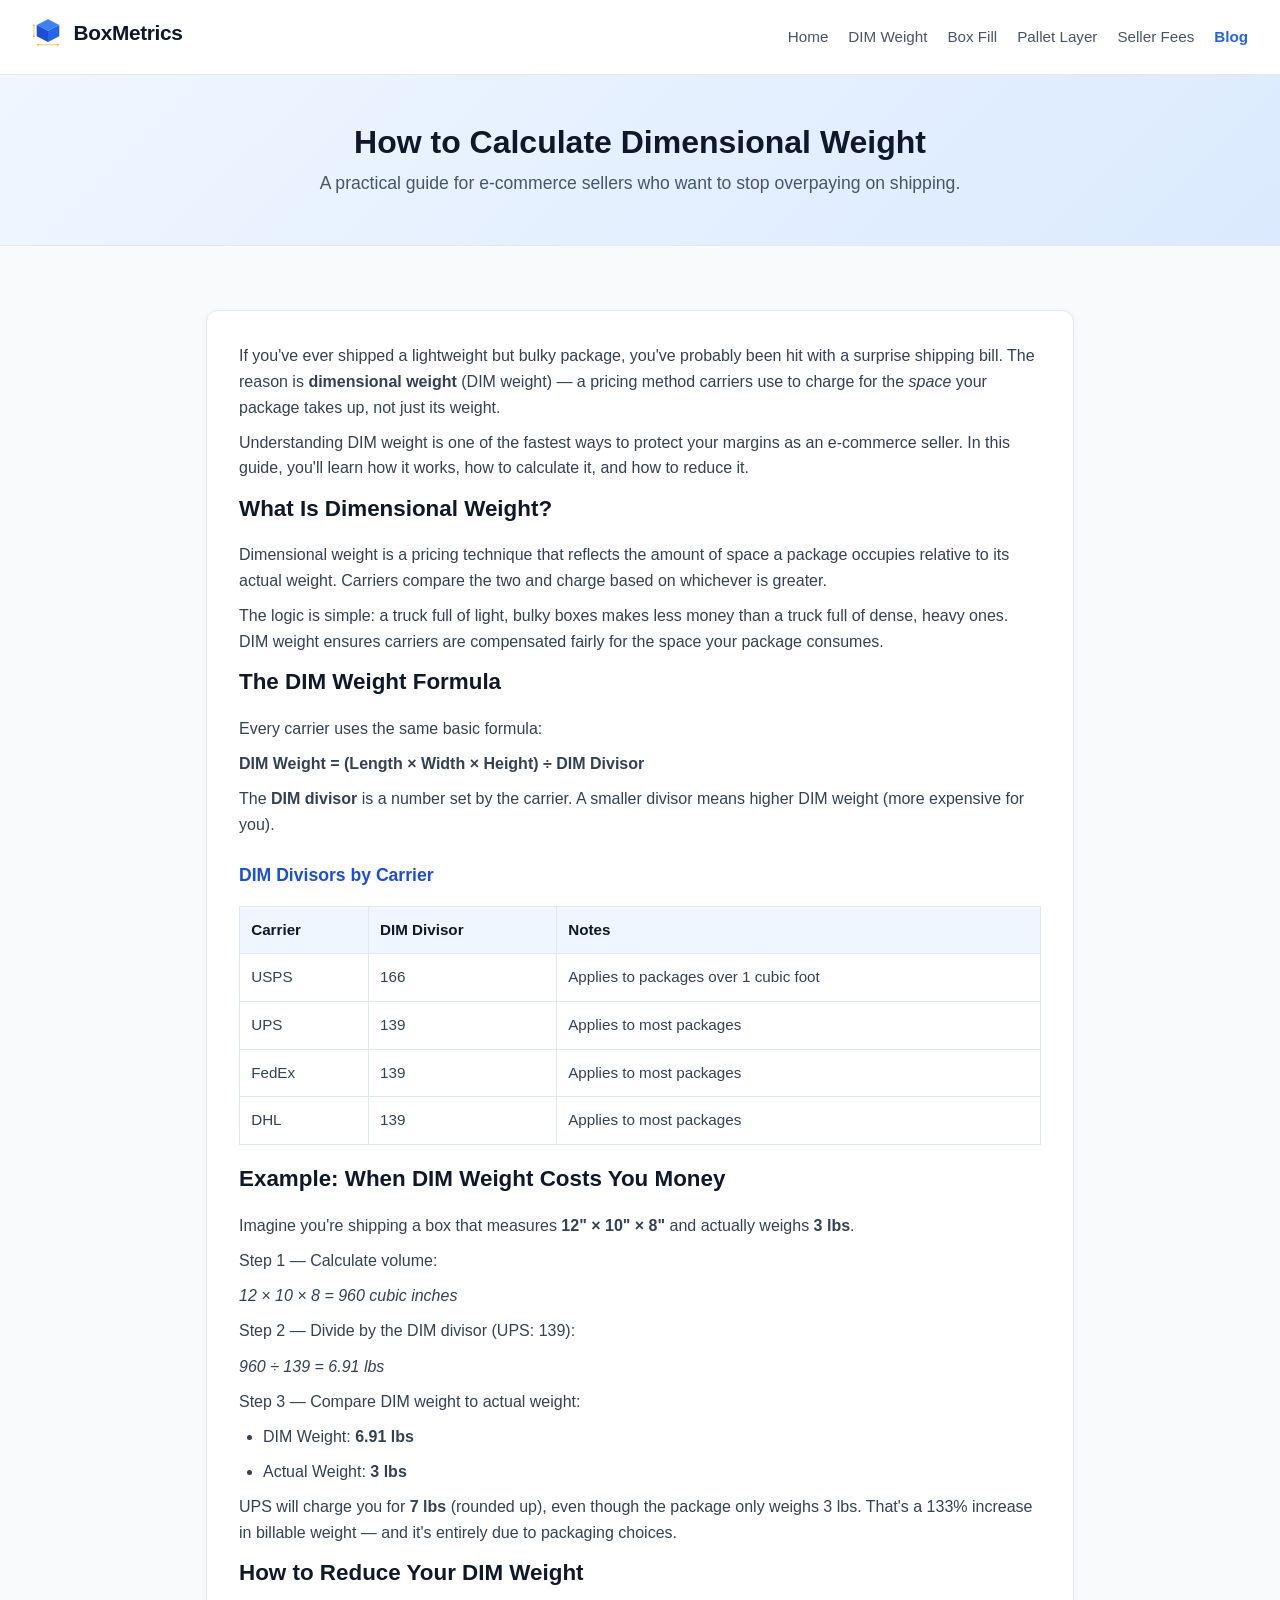
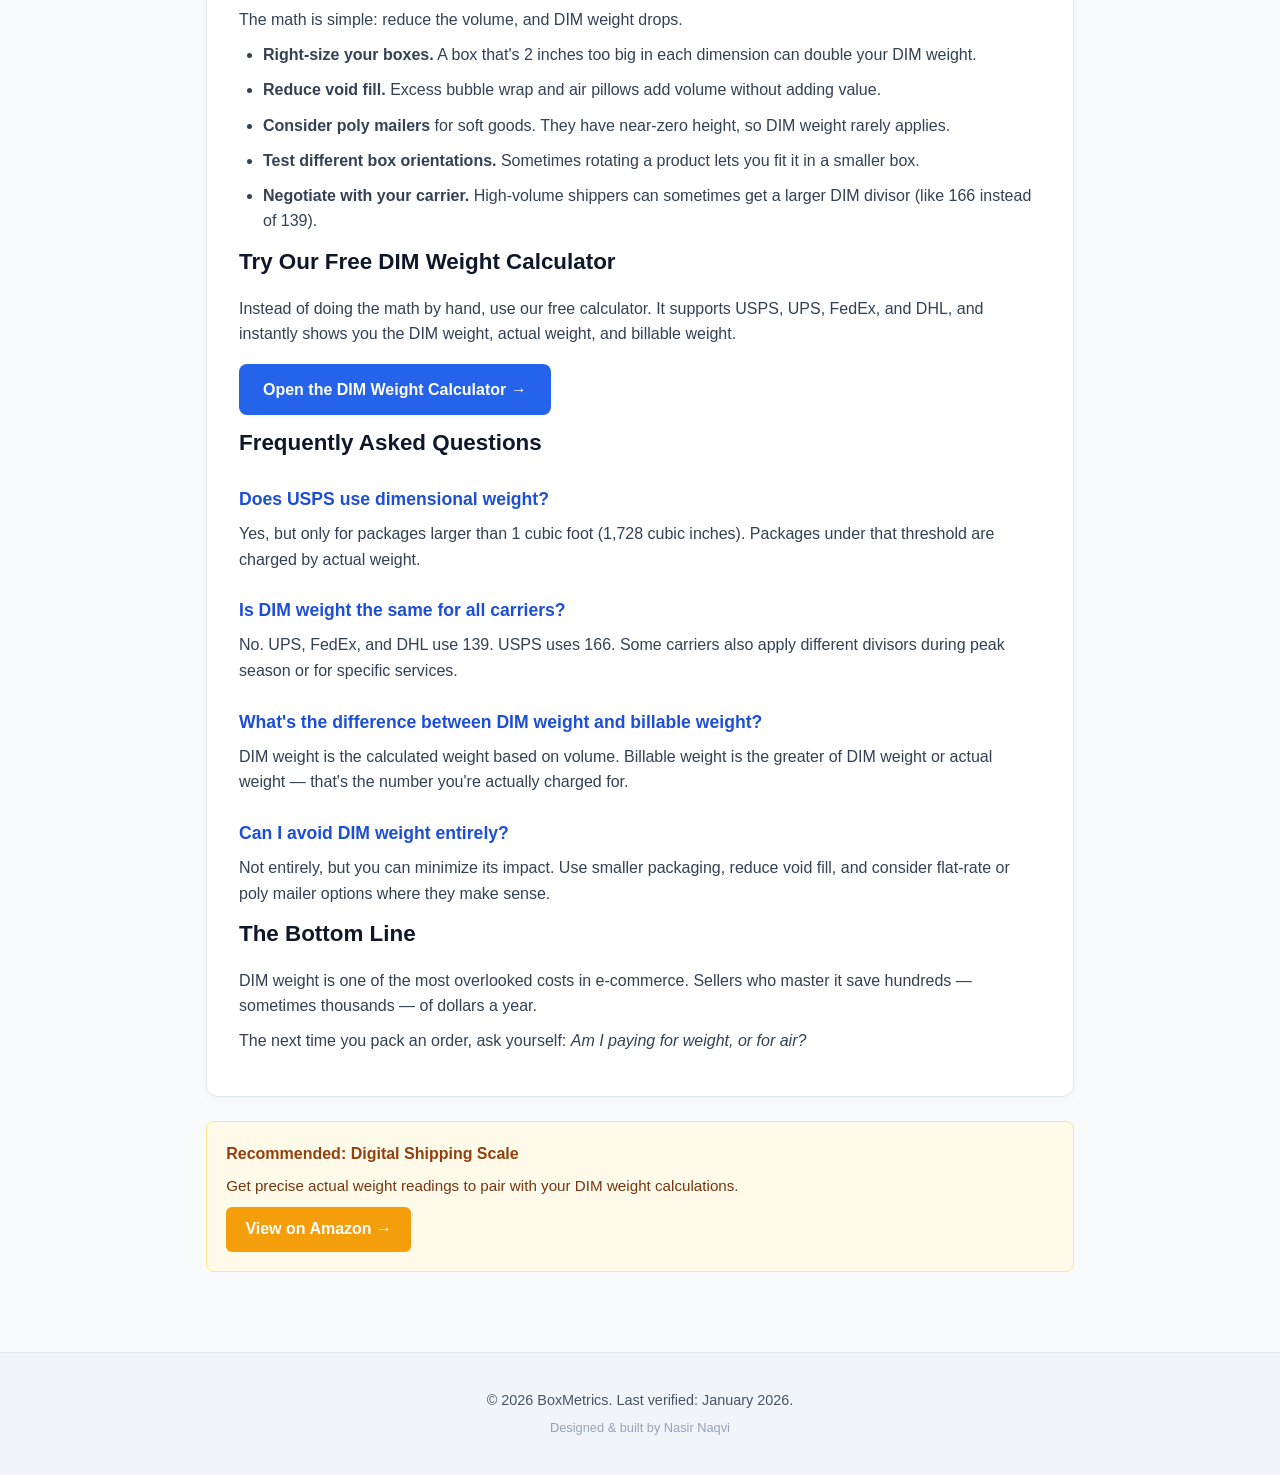
<file: blog/how-to-calculate-dimensional-weight.html>
<!DOCTYPE html>
<html lang="en">
<head>
  <meta charset="UTF-8">
  <meta name="viewport" content="width=device-width, initial-scale=1.0">
  <title>How to Calculate Dimensional Weight | BoxMetrics</title>
  <meta name="description" content="Learn how dimensional weight works, the DIM divisors for USPS, UPS, FedEx, and DHL, and how to reduce your shipping costs with smaller packaging.">
  <!-- Google tag (gtag.js) -->
  <script async src="https://www.googletagmanager.com/gtag/js?id=G-YF9S33NXBS"></script>
  <script>
    window.dataLayer = window.dataLayer || [];
    function gtag(){dataLayer.push(arguments);}
    gtag('js', new Date());
    gtag('config', 'G-YF9S33NXBS');
  </script>
  <link rel="icon" type="image/svg+xml" href="../favicon.svg">
  <link rel="stylesheet" href="../css/style.css">
</head>
<body>

<header>
  <h1>
    <a href="../index.html" class="brand">
      <svg class="brand-icon" viewBox="-25 15 170 155" xmlns="http://www.w3.org/2000/svg" aria-hidden="true">
        <polygon points="60,20 120,50 60,80 0,50" fill="#3B82F6"/>
        <polygon points="60,80 120,50 120,110 60,140" fill="#2563EB"/>
        <polygon points="0,50 60,80 60,140 0,110" fill="#1D4ED8"/>
        <line x1="-15" y1="50" x2="-15" y2="112" stroke="#F59E0B" stroke-width="3"/>
        <polygon points="-20,55 -15,45 -10,55" fill="#F59E0B"/>
        <polygon points="-20,107 -15,117 -10,107" fill="#F59E0B"/>
        <line x1="5" y1="155" x2="115" y2="155" stroke="#F59E0B" stroke-width="3"/>
        <polygon points="10,150 0,155 10,160" fill="#F59E0B"/>
        <polygon points="110,150 120,155 110,160" fill="#F59E0B"/>
      </svg>
      <span class="brand-name">BoxMetrics</span>
    </a>
  </h1>
  <nav>
    <a href="../index.html">Home</a>
    <a href="../tools/dimensional-weight-calculator.html">DIM Weight</a>
    <a href="../tools/box-fill-calculator.html">Box Fill</a>
    <a href="../tools/pallet-layer-calculator.html">Pallet Layer</a>
    <a href="../tools/seller-fee-calculator.html">Seller Fees</a>
    <a href="index.html" class="active">Blog</a>
  </nav>
</header>

<section class="hero">
  <h2>How to Calculate Dimensional Weight</h2>
  <p>A practical guide for e-commerce sellers who want to stop overpaying on shipping.</p>
</section>

<div class="container">

  <div class="content-section">
    <p>If you've ever shipped a lightweight but bulky package, you've probably been hit with a surprise shipping bill. The reason is <strong>dimensional weight</strong> (DIM weight) — a pricing method carriers use to charge for the <em>space</em> your package takes up, not just its weight.</p>

    <p>Understanding DIM weight is one of the fastest ways to protect your margins as an e-commerce seller. In this guide, you'll learn how it works, how to calculate it, and how to reduce it.</p>

    <h3>What Is Dimensional Weight?</h3>
    <p>Dimensional weight is a pricing technique that reflects the amount of space a package occupies relative to its actual weight. Carriers compare the two and charge based on whichever is greater.</p>

    <p>The logic is simple: a truck full of light, bulky boxes makes less money than a truck full of dense, heavy ones. DIM weight ensures carriers are compensated fairly for the space your package consumes.</p>

    <h3>The DIM Weight Formula</h3>
    <p>Every carrier uses the same basic formula:</p>
    <p><strong>DIM Weight = (Length × Width × Height) ÷ DIM Divisor</strong></p>
    <p>The <strong>DIM divisor</strong> is a number set by the carrier. A smaller divisor means higher DIM weight (more expensive for you).</p>

    <h4>DIM Divisors by Carrier</h4>
    <table>
      <thead><tr><th>Carrier</th><th>DIM Divisor</th><th>Notes</th></tr></thead>
      <tbody>
        <tr><td>USPS</td><td>166</td><td>Applies to packages over 1 cubic foot</td></tr>
        <tr><td>UPS</td><td>139</td><td>Applies to most packages</td></tr>
        <tr><td>FedEx</td><td>139</td><td>Applies to most packages</td></tr>
        <tr><td>DHL</td><td>139</td><td>Applies to most packages</td></tr>
      </tbody>
    </table>

    <h3>Example: When DIM Weight Costs You Money</h3>
    <p>Imagine you're shipping a box that measures <strong>12" × 10" × 8"</strong> and actually weighs <strong>3 lbs</strong>.</p>

    <p>Step 1 — Calculate volume:</p>
    <p><em>12 × 10 × 8 = 960 cubic inches</em></p>

    <p>Step 2 — Divide by the DIM divisor (UPS: 139):</p>
    <p><em>960 ÷ 139 = 6.91 lbs</em></p>

    <p>Step 3 — Compare DIM weight to actual weight:</p>
    <ul>
      <li>DIM Weight: <strong>6.91 lbs</strong></li>
      <li>Actual Weight: <strong>3 lbs</strong></li>
    </ul>

    <p>UPS will charge you for <strong>7 lbs</strong> (rounded up), even though the package only weighs 3 lbs. That's a 133% increase in billable weight — and it's entirely due to packaging choices.</p>

    <h3>How to Reduce Your DIM Weight</h3>
    <p>The math is simple: reduce the volume, and DIM weight drops.</p>

    <ul>
      <li><strong>Right-size your boxes.</strong> A box that's 2 inches too big in each dimension can double your DIM weight.</li>
      <li><strong>Reduce void fill.</strong> Excess bubble wrap and air pillows add volume without adding value.</li>
      <li><strong>Consider poly mailers</strong> for soft goods. They have near-zero height, so DIM weight rarely applies.</li>
      <li><strong>Test different box orientations.</strong> Sometimes rotating a product lets you fit it in a smaller box.</li>
      <li><strong>Negotiate with your carrier.</strong> High-volume shippers can sometimes get a larger DIM divisor (like 166 instead of 139).</li>
    </ul>

    <h3>Try Our Free DIM Weight Calculator</h3>
    <p>Instead of doing the math by hand, use our free calculator. It supports USPS, UPS, FedEx, and DHL, and instantly shows you the DIM weight, actual weight, and billable weight.</p>

    <p><a href="../tools/dimensional-weight-calculator.html" style="display:inline-block; background:#2563EB; color:#fff; padding:0.8rem 1.5rem; border-radius:8px; text-decoration:none; font-weight:600; margin-top:0.5rem;">Open the DIM Weight Calculator →</a></p>

    <h3>Frequently Asked Questions</h3>

    <h4>Does USPS use dimensional weight?</h4>
    <p>Yes, but only for packages larger than 1 cubic foot (1,728 cubic inches). Packages under that threshold are charged by actual weight.</p>

    <h4>Is DIM weight the same for all carriers?</h4>
    <p>No. UPS, FedEx, and DHL use 139. USPS uses 166. Some carriers also apply different divisors during peak season or for specific services.</p>

    <h4>What's the difference between DIM weight and billable weight?</h4>
    <p>DIM weight is the calculated weight based on volume. Billable weight is the greater of DIM weight or actual weight — that's the number you're actually charged for.</p>

    <h4>Can I avoid DIM weight entirely?</h4>
    <p>Not entirely, but you can minimize its impact. Use smaller packaging, reduce void fill, and consider flat-rate or poly mailer options where they make sense.</p>

    <h3>The Bottom Line</h3>
    <p>DIM weight is one of the most overlooked costs in e-commerce. Sellers who master it save hundreds — sometimes thousands — of dollars a year.</p>

    <p>The next time you pack an order, ask yourself: <em>Am I paying for weight, or for air?</em></p>
  </div>

  <div class="affiliate-box">
    <h4>Recommended: Digital Shipping Scale</h4>
    <p>Get precise actual weight readings to pair with your DIM weight calculations.</p>
    <a href="https://www.amazon.com/s?k=digital+shipping+scale" target="_blank" rel="noopener">View on Amazon →</a>
  </div>

</div>

<footer>
  <p>© 2026 BoxMetrics. Last verified: January 2026.</p>
  <p class="credits">Designed &amp; built by Nasir Naqvi</p>
</footer>

</body>
</html>
</file>
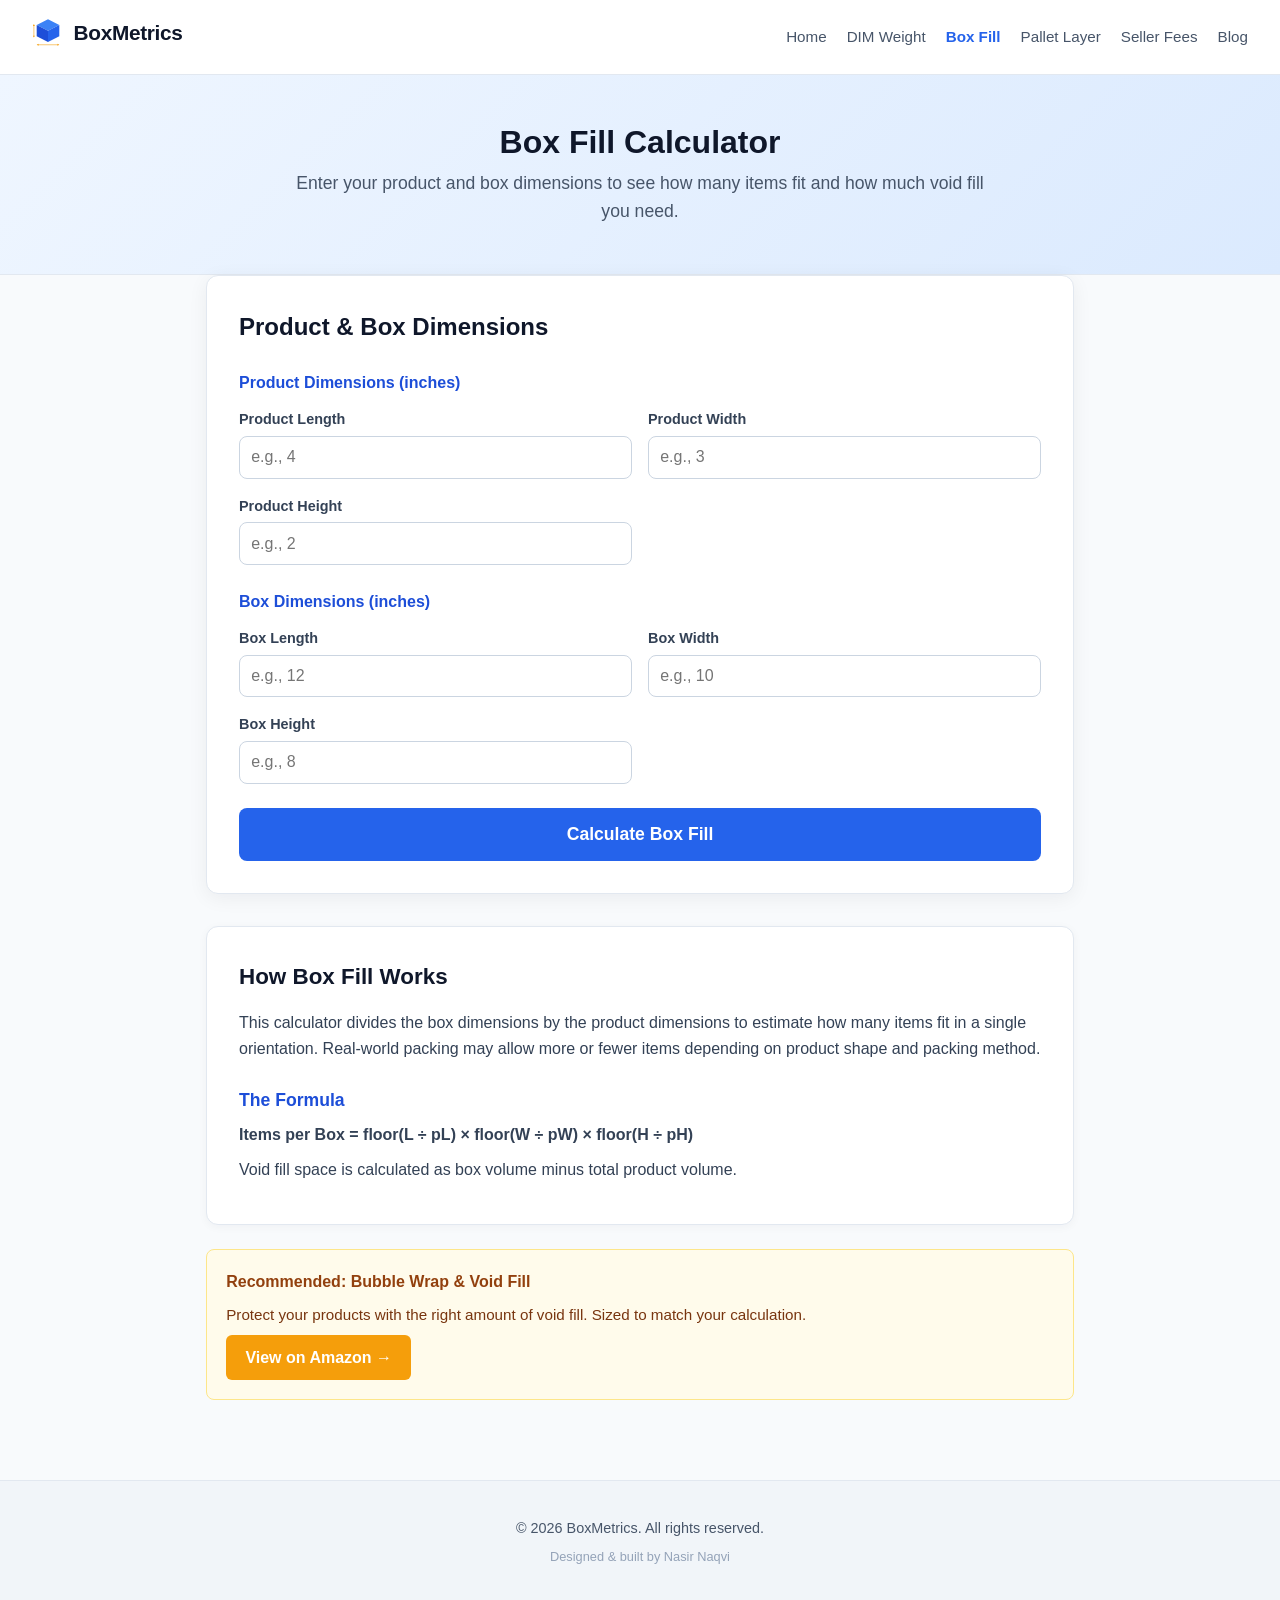
<file: tools/box-fill-calculator.html>
<!DOCTYPE html>
<html lang="en">
<head>
  <meta charset="UTF-8">
  <meta name="viewport" content="width=device-width, initial-scale=1.0">
  <title>Box Fill Calculator | BoxMetrics</title>
  <meta name="description" content="Free box fill calculator. Find out how many products fit in a shipping box, plus how much void fill you need.">
  <!-- Google tag (gtag.js) -->
  <script async src="https://www.googletagmanager.com/gtag/js?id=G-YF9S33NXBS"></script>
  <script>
    window.dataLayer = window.dataLayer || [];
    function gtag(){dataLayer.push(arguments);}
    gtag('js', new Date());
    gtag('config', 'G-YF9S33NXBS');
  </script>
  <link rel="icon" type="image/svg+xml" href="../favicon.svg">
  <link rel="stylesheet" href="../css/style.css">
</head>
<body>

<header>
  <h1>
    <a href="../index.html" class="brand">
      <svg class="brand-icon" viewBox="-25 15 170 155" xmlns="http://www.w3.org/2000/svg" aria-hidden="true">
        <polygon points="60,20 120,50 60,80 0,50" fill="#3B82F6"/>
        <polygon points="60,80 120,50 120,110 60,140" fill="#2563EB"/>
        <polygon points="0,50 60,80 60,140 0,110" fill="#1D4ED8"/>
        <line x1="-15" y1="50" x2="-15" y2="112" stroke="#F59E0B" stroke-width="3"/>
        <polygon points="-20,55 -15,45 -10,55" fill="#F59E0B"/>
        <polygon points="-20,107 -15,117 -10,107" fill="#F59E0B"/>
        <line x1="5" y1="155" x2="115" y2="155" stroke="#F59E0B" stroke-width="3"/>
        <polygon points="10,150 0,155 10,160" fill="#F59E0B"/>
        <polygon points="110,150 120,155 110,160" fill="#F59E0B"/>
      </svg>
      <span class="brand-name">BoxMetrics</span>
    </a>
  </h1>
  <nav>
    <a href="../index.html">Home</a>
    <a href="dimensional-weight-calculator.html">DIM Weight</a>
    <a href="box-fill-calculator.html" class="active">Box Fill</a>
    <a href="pallet-layer-calculator.html">Pallet Layer</a>
    <a href="seller-fee-calculator.html">Seller Fees</a>
    <a href="../blog/index.html">Blog</a>
  </nav>
</header>

<section class="hero">
  <h2>Box Fill Calculator</h2>
  <p>Enter your product and box dimensions to see how many items fit and how much void fill you need.</p>
</section>

<div class="container">

  <div class="calculator-card">
    <h3>Product & Box Dimensions</h3>

    <h4 style="margin-bottom:0.8rem; color:#1D4ED8;">Product Dimensions (inches)</h4>
    <div class="form-grid">
      <div class="form-group">
        <label for="pLength">Product Length</label>
        <input type="number" id="pLength" placeholder="e.g., 4" min="0" step="0.1">
      </div>
      <div class="form-group">
        <label for="pWidth">Product Width</label>
        <input type="number" id="pWidth" placeholder="e.g., 3" min="0" step="0.1">
      </div>
      <div class="form-group">
        <label for="pHeight">Product Height</label>
        <input type="number" id="pHeight" placeholder="e.g., 2" min="0" step="0.1">
      </div>
    </div>

    <h4 style="margin:1rem 0 0.8rem; color:#1D4ED8;">Box Dimensions (inches)</h4>
    <div class="form-grid">
      <div class="form-group">
        <label for="bLength">Box Length</label>
        <input type="number" id="bLength" placeholder="e.g., 12" min="0" step="0.1">
      </div>
      <div class="form-group">
        <label for="bWidth">Box Width</label>
        <input type="number" id="bWidth" placeholder="e.g., 10" min="0" step="0.1">
      </div>
      <div class="form-group">
        <label for="bHeight">Box Height</label>
        <input type="number" id="bHeight" placeholder="e.g., 8" min="0" step="0.1">
      </div>
    </div>

    <button class="calculate-btn" onclick="calculateBoxFill()">Calculate Box Fill</button>

    <div class="results" id="results">
      <h4>Your Results</h4>
      <div class="result-row">
        <span class="label">Products per Box (ideal fit)</span>
        <span class="value" id="fitResult">—</span>
      </div>
      <div class="result-row">
        <span class="label">Box Volume</span>
        <span class="value" id="boxVolumeResult">—</span>
      </div>
      <div class="result-row">
        <span class="label">Product Volume (total)</span>
        <span class="value" id="productVolumeResult">—</span>
      </div>
      <div class="highlight">
        <div class="result-row">
          <span class="label"><strong>Void Fill Space</strong></span>
          <span class="value" id="voidFillResult">—</span>
        </div>
        <p style="font-size:0.9rem; color:#475569; margin-top:0.5rem;" id="fillNote"></p>
      </div>
    </div>
  </div>

  <div class="content-section">
    <h3>How Box Fill Works</h3>
    <p>This calculator divides the box dimensions by the product dimensions to estimate how many items fit in a single orientation. Real-world packing may allow more or fewer items depending on product shape and packing method.</p>

    <h4>The Formula</h4>
    <p><strong>Items per Box = floor(L ÷ pL) × floor(W ÷ pW) × floor(H ÷ pH)</strong></p>
    <p>Void fill space is calculated as box volume minus total product volume.</p>
  </div>

  <div class="affiliate-box">
    <h4>Recommended: Bubble Wrap & Void Fill</h4>
    <p>Protect your products with the right amount of void fill. Sized to match your calculation.</p>
    <a href="https://www.amazon.com/s?k=bubble+wrap+void+fill" target="_blank" rel="noopener">View on Amazon →</a>
  </div>

</div>

<footer>
  <p>© 2026 BoxMetrics. All rights reserved.</p>
  <p class="credits">Designed &amp; built by Nasir Naqvi</p>
</footer>

<script>
function calculateBoxFill() {
  const pL = parseFloat(document.getElementById('pLength').value);
  const pW = parseFloat(document.getElementById('pWidth').value);
  const pH = parseFloat(document.getElementById('pHeight').value);
  const bL = parseFloat(document.getElementById('bLength').value);
  const bW = parseFloat(document.getElementById('bWidth').value);
  const bH = parseFloat(document.getElementById('bHeight').value);

  if (!pL || !pW || !pH || !bL || !bW || !bH) {
    alert('Please fill in all fields with valid numbers.');
    return;
  }

  const fitL = Math.floor(bL / pL);
  const fitW = Math.floor(bW / pW);
  const fitH = Math.floor(bH / pH);
  const totalItems = fitL * fitW * fitH;

  const boxVolume = bL * bW * bH;
  const productVolume = totalItems * (pL * pW * pH);
  const voidFill = boxVolume - productVolume;
  const voidFillPct = ((voidFill / boxVolume) * 100).toFixed(1);

  document.getElementById('fitResult').textContent = totalItems + ' items';
  document.getElementById('boxVolumeResult').textContent = boxVolume.toFixed(2) + ' cu in';
  document.getElementById('productVolumeResult').textContent = productVolume.toFixed(2) + ' cu in';
  document.getElementById('voidFillResult').textContent = voidFill.toFixed(2) + ' cu in (' + voidFillPct + '%)';

  let note;
  if (voidFillPct < 10) note = 'Excellent fit. Minimal void fill needed.';
  else if (voidFillPct < 30) note = 'Good fit. A modest amount of void fill will secure the items.';
  else if (voidFillPct < 50) note = 'Loose fit. Consider a smaller box or more void fill.';
  else note = 'Very loose fit. DIM weight charges may apply — consider a smaller box.';

  document.getElementById('fillNote').textContent = note;
  document.getElementById('results').classList.add('show');
}
</script>

</body>
</html>
</file>
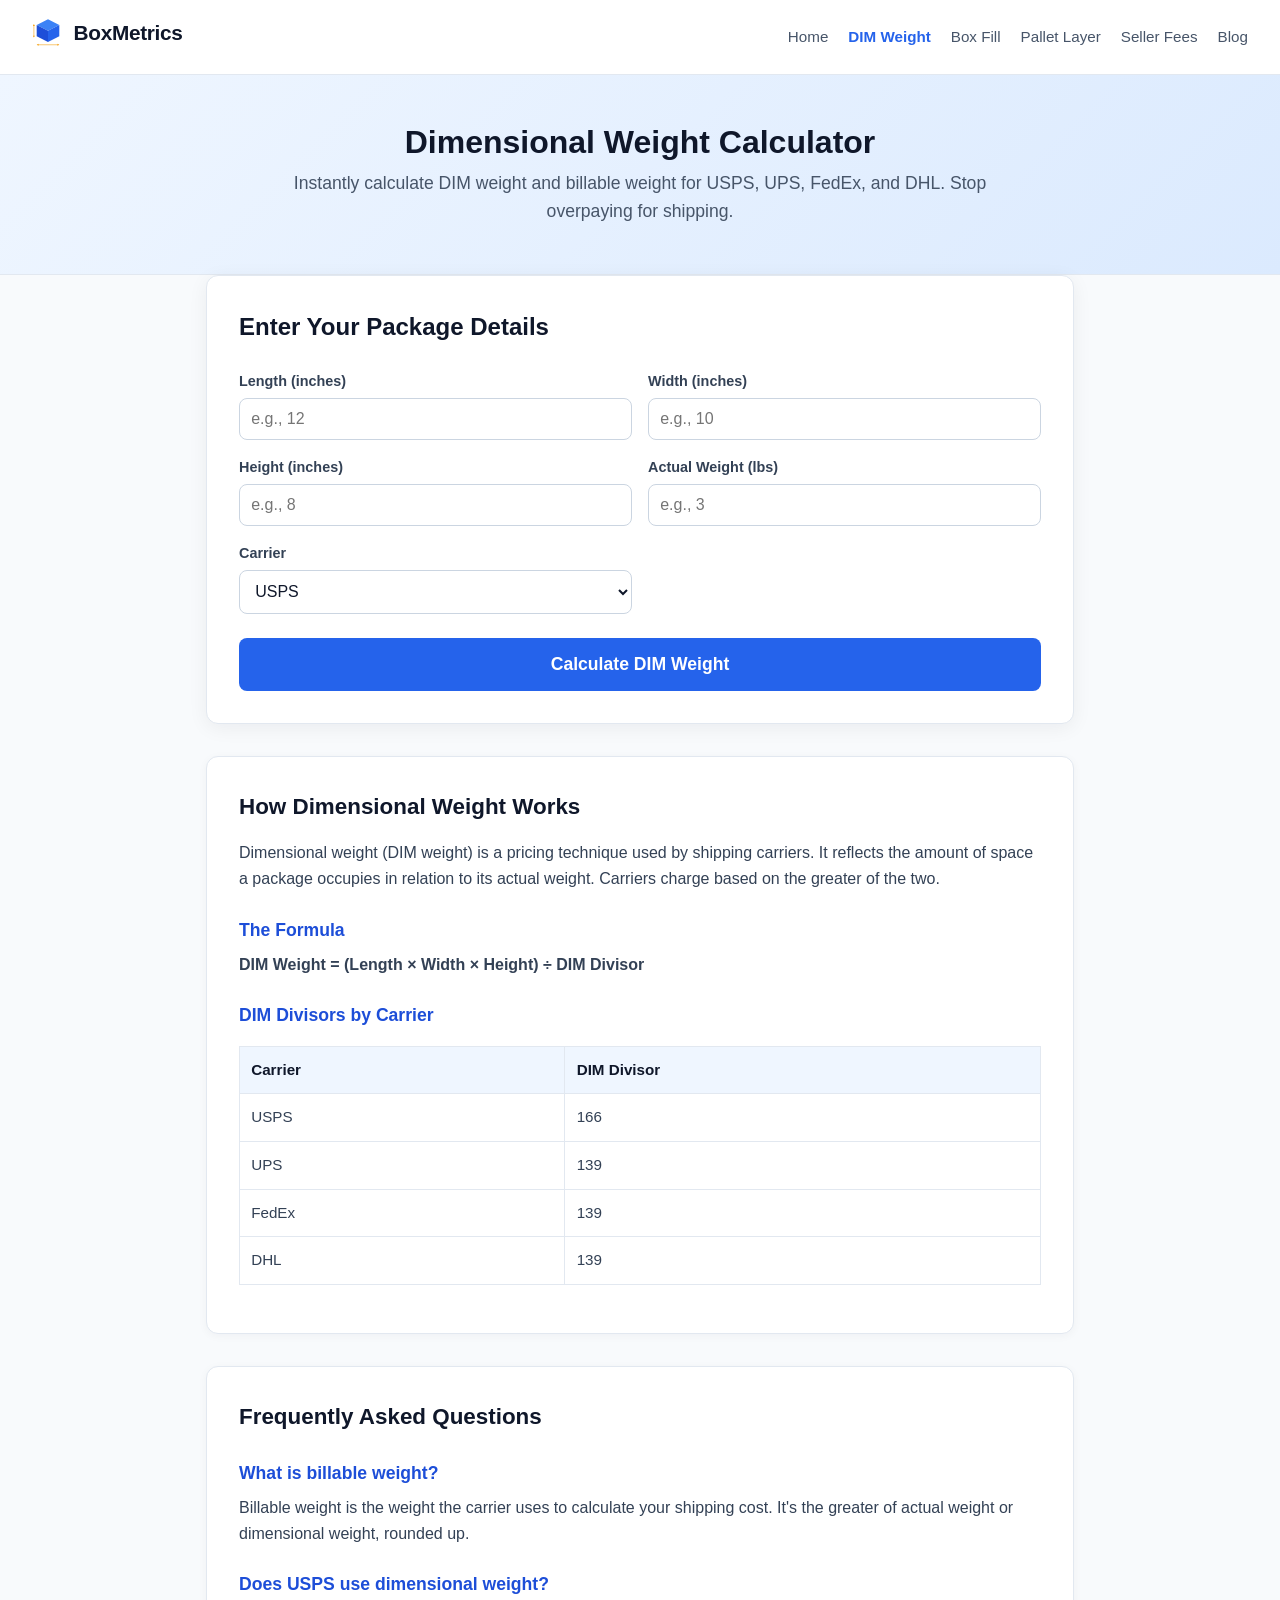
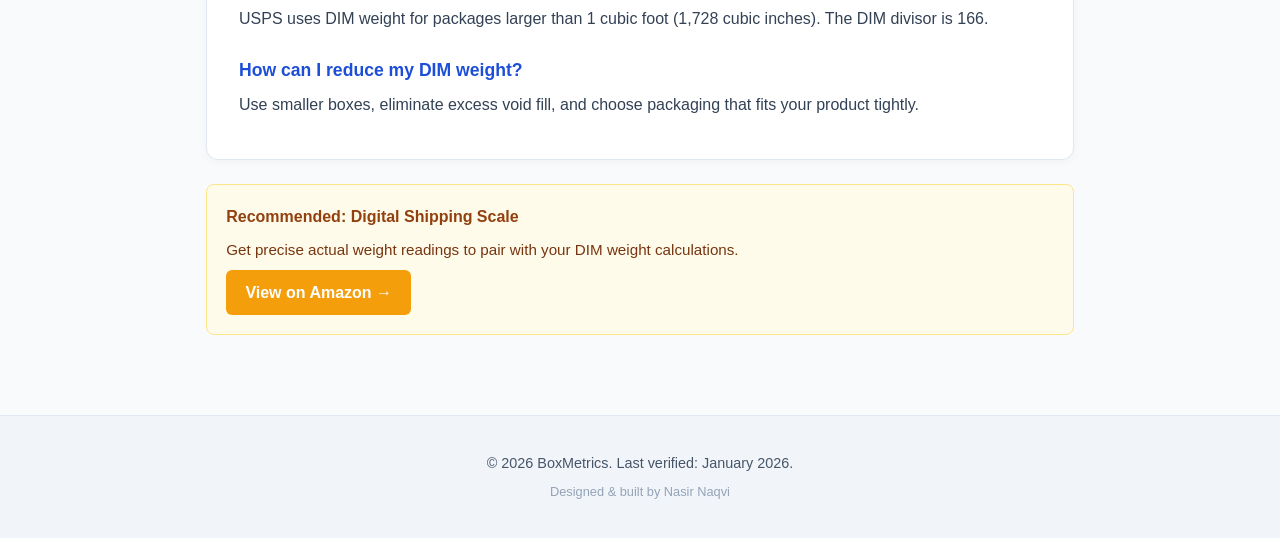
<file: tools/dimensional-weight-calculator.html>
<!DOCTYPE html>
<html lang="en">
<head>
  <meta charset="UTF-8">
  <meta name="viewport" content="width=device-width, initial-scale=1.0">
  <title>Dimensional Weight Calculator | BoxMetrics</title>
  <meta name="description" content="Free dimensional weight calculator for USPS, UPS, FedEx, and DHL. Instantly calculate DIM weight, billable weight, and see if you're overpaying for shipping.">
  <!-- Google tag (gtag.js) -->
  <script async src="https://www.googletagmanager.com/gtag/js?id=G-YF9S33NXBS"></script>
  <script>
    window.dataLayer = window.dataLayer || [];
    function gtag(){dataLayer.push(arguments);}
    gtag('js', new Date());
    gtag('config', 'G-YF9S33NXBS');
  </script>
  <link rel="icon" type="image/svg+xml" href="../favicon.svg">
  <link rel="stylesheet" href="../css/style.css">
</head>
<body>

<header>
  <h1>
    <a href="../index.html" class="brand">
      <svg class="brand-icon" viewBox="-25 15 170 155" xmlns="http://www.w3.org/2000/svg" aria-hidden="true">
        <polygon points="60,20 120,50 60,80 0,50" fill="#3B82F6"/>
        <polygon points="60,80 120,50 120,110 60,140" fill="#2563EB"/>
        <polygon points="0,50 60,80 60,140 0,110" fill="#1D4ED8"/>
        <line x1="-15" y1="50" x2="-15" y2="112" stroke="#F59E0B" stroke-width="3"/>
        <polygon points="-20,55 -15,45 -10,55" fill="#F59E0B"/>
        <polygon points="-20,107 -15,117 -10,107" fill="#F59E0B"/>
        <line x1="5" y1="155" x2="115" y2="155" stroke="#F59E0B" stroke-width="3"/>
        <polygon points="10,150 0,155 10,160" fill="#F59E0B"/>
        <polygon points="110,150 120,155 110,160" fill="#F59E0B"/>
      </svg>
      <span class="brand-name">BoxMetrics</span>
    </a>
  </h1>
  <nav>
    <a href="../index.html">Home</a>
    <a href="dimensional-weight-calculator.html" class="active">DIM Weight</a>
    <a href="box-fill-calculator.html">Box Fill</a>
    <a href="pallet-layer-calculator.html">Pallet Layer</a>
    <a href="seller-fee-calculator.html">Seller Fees</a>
    <a href="../blog/index.html">Blog</a>
  </nav>
</header>

<section class="hero">
  <h2>Dimensional Weight Calculator</h2>
  <p>Instantly calculate DIM weight and billable weight for USPS, UPS, FedEx, and DHL. Stop overpaying for shipping.</p>
</section>

<div class="container">

  <div class="calculator-card">
    <h3>Enter Your Package Details</h3>

    <div class="form-grid">
      <div class="form-group">
        <label for="length">Length (inches)</label>
        <input type="number" id="length" placeholder="e.g., 12" min="0" step="0.1">
      </div>
      <div class="form-group">
        <label for="width">Width (inches)</label>
        <input type="number" id="width" placeholder="e.g., 10" min="0" step="0.1">
      </div>
      <div class="form-group">
        <label for="height">Height (inches)</label>
        <input type="number" id="height" placeholder="e.g., 8" min="0" step="0.1">
      </div>
      <div class="form-group">
        <label for="actualWeight">Actual Weight (lbs)</label>
        <input type="number" id="actualWeight" placeholder="e.g., 3" min="0" step="0.1">
      </div>
      <div class="form-group">
        <label for="carrier">Carrier</label>
        <select id="carrier">
          <option value="usps">USPS</option>
          <option value="ups">UPS</option>
          <option value="fedex">FedEx</option>
          <option value="dhl">DHL</option>
        </select>
      </div>
    </div>

    <button class="calculate-btn" onclick="calculateDimWeight()">Calculate DIM Weight</button>

    <div class="results" id="results">
      <h4>Your Results</h4>
      <div class="result-row">
        <span class="label">Volume</span>
        <span class="value" id="volumeResult">—</span>
      </div>
      <div class="result-row">
        <span class="label">DIM Weight</span>
        <span class="value" id="dimWeightResult">—</span>
      </div>
      <div class="result-row">
        <span class="label">Actual Weight</span>
        <span class="value" id="actualWeightResult">—</span>
      </div>
      <div class="result-row">
        <span class="label">Carrier</span>
        <span class="value" id="carrierResult">—</span>
      </div>
      <div class="highlight">
        <div class="result-row">
          <span class="label"><strong>Billable Weight</strong></span>
          <span class="value" id="billableWeightResult">—</span>
        </div>
        <p style="font-size:0.9rem; color:#475569; margin-top:0.5rem;" id="billableNote"></p>
      </div>
    </div>
  </div>

  <div class="content-section">
    <h3>How Dimensional Weight Works</h3>
    <p>Dimensional weight (DIM weight) is a pricing technique used by shipping carriers. It reflects the amount of space a package occupies in relation to its actual weight. Carriers charge based on the greater of the two.</p>

    <h4>The Formula</h4>
    <p><strong>DIM Weight = (Length × Width × Height) ÷ DIM Divisor</strong></p>

    <h4>DIM Divisors by Carrier</h4>
    <table>
      <thead><tr><th>Carrier</th><th>DIM Divisor</th></tr></thead>
      <tbody>
        <tr><td>USPS</td><td>166</td></tr>
        <tr><td>UPS</td><td>139</td></tr>
        <tr><td>FedEx</td><td>139</td></tr>
        <tr><td>DHL</td><td>139</td></tr>
      </tbody>
    </table>
  </div>

  <div class="content-section">
    <h3>Frequently Asked Questions</h3>

    <h4>What is billable weight?</h4>
    <p>Billable weight is the weight the carrier uses to calculate your shipping cost. It's the greater of actual weight or dimensional weight, rounded up.</p>

    <h4>Does USPS use dimensional weight?</h4>
    <p>USPS uses DIM weight for packages larger than 1 cubic foot (1,728 cubic inches). The DIM divisor is 166.</p>

    <h4>How can I reduce my DIM weight?</h4>
    <p>Use smaller boxes, eliminate excess void fill, and choose packaging that fits your product tightly.</p>
  </div>

  <div class="affiliate-box">
    <h4>Recommended: Digital Shipping Scale</h4>
    <p>Get precise actual weight readings to pair with your DIM weight calculations.</p>
    <a href="https://www.amazon.com/s?k=digital+shipping+scale" target="_blank" rel="noopener">View on Amazon →</a>
  </div>

</div>

<footer>
  <p>© 2026 BoxMetrics. Last verified: January 2026.</p>
  <p class="credits">Designed &amp; built by Nasir Naqvi</p>
</footer>

<script>
function calculateDimWeight() {
  const length = parseFloat(document.getElementById('length').value);
  const width = parseFloat(document.getElementById('width').value);
  const height = parseFloat(document.getElementById('height').value);
  const actualWeight = parseFloat(document.getElementById('actualWeight').value);
  const carrier = document.getElementById('carrier').value;

  if (!length || !width || !height || !actualWeight) {
    alert('Please fill in all fields with valid numbers.');
    return;
  }

  const divisors = { usps: 166, ups: 139, fedex: 139, dhl: 139 };
  const carrierNames = { usps: 'USPS', ups: 'UPS', fedex: 'FedEx', dhl: 'DHL' };

  const volume = length * width * height;
  const dimWeight = volume / divisors[carrier];
  const billableWeight = Math.ceil(Math.max(dimWeight, actualWeight));

  document.getElementById('volumeResult').textContent = volume.toFixed(2) + ' cu in';
  document.getElementById('dimWeightResult').textContent = dimWeight.toFixed(2) + ' lbs';
  document.getElementById('actualWeightResult').textContent = actualWeight.toFixed(2) + ' lbs';
  document.getElementById('carrierResult').textContent = carrierNames[carrier];
  document.getElementById('billableWeightResult').textContent = billableWeight + ' lbs';

  const note = dimWeight > actualWeight
    ? 'You are being charged by DIM weight — your package takes up more space than its weight justifies. Consider a smaller box.'
    : 'You are being charged by actual weight. Your package is dense enough that DIM weight does not apply.';

  document.getElementById('billableNote').textContent = note;
  document.getElementById('results').classList.add('show');
}
</script>

</body>
</html>
</file>
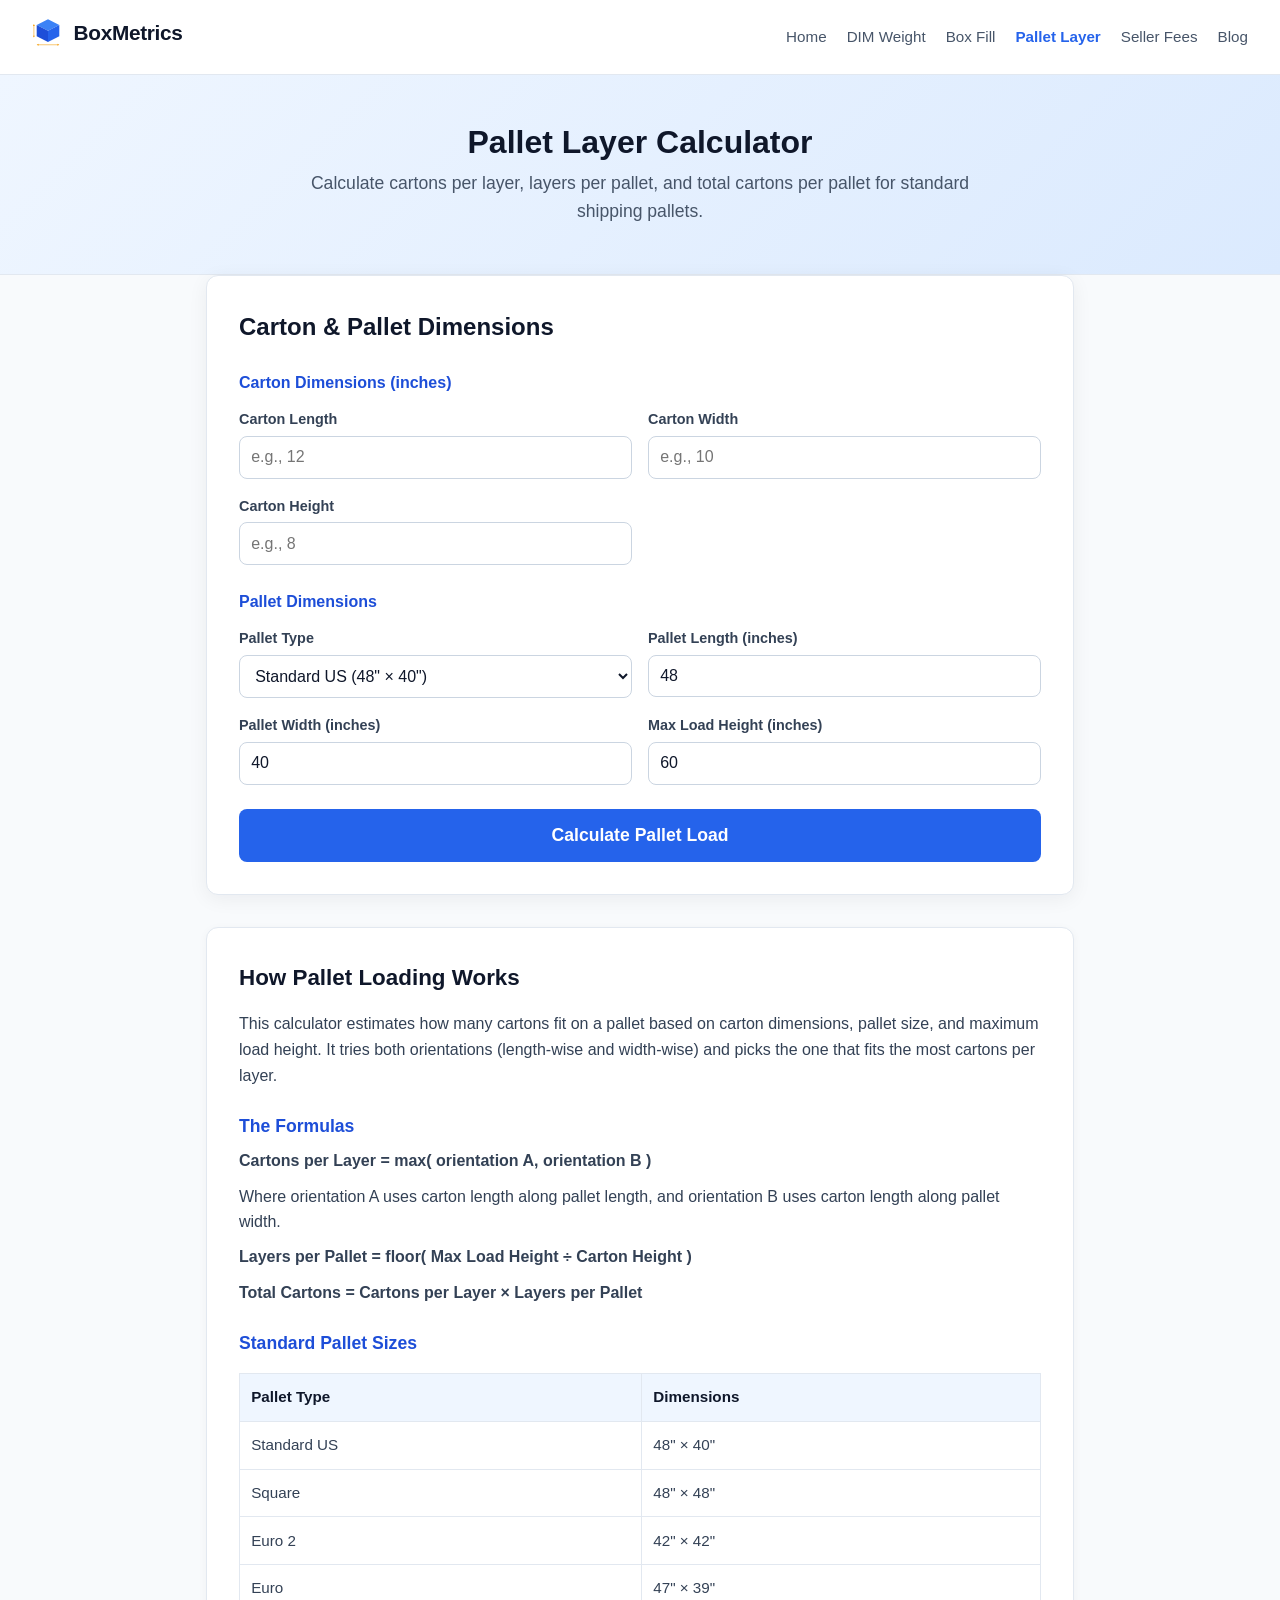
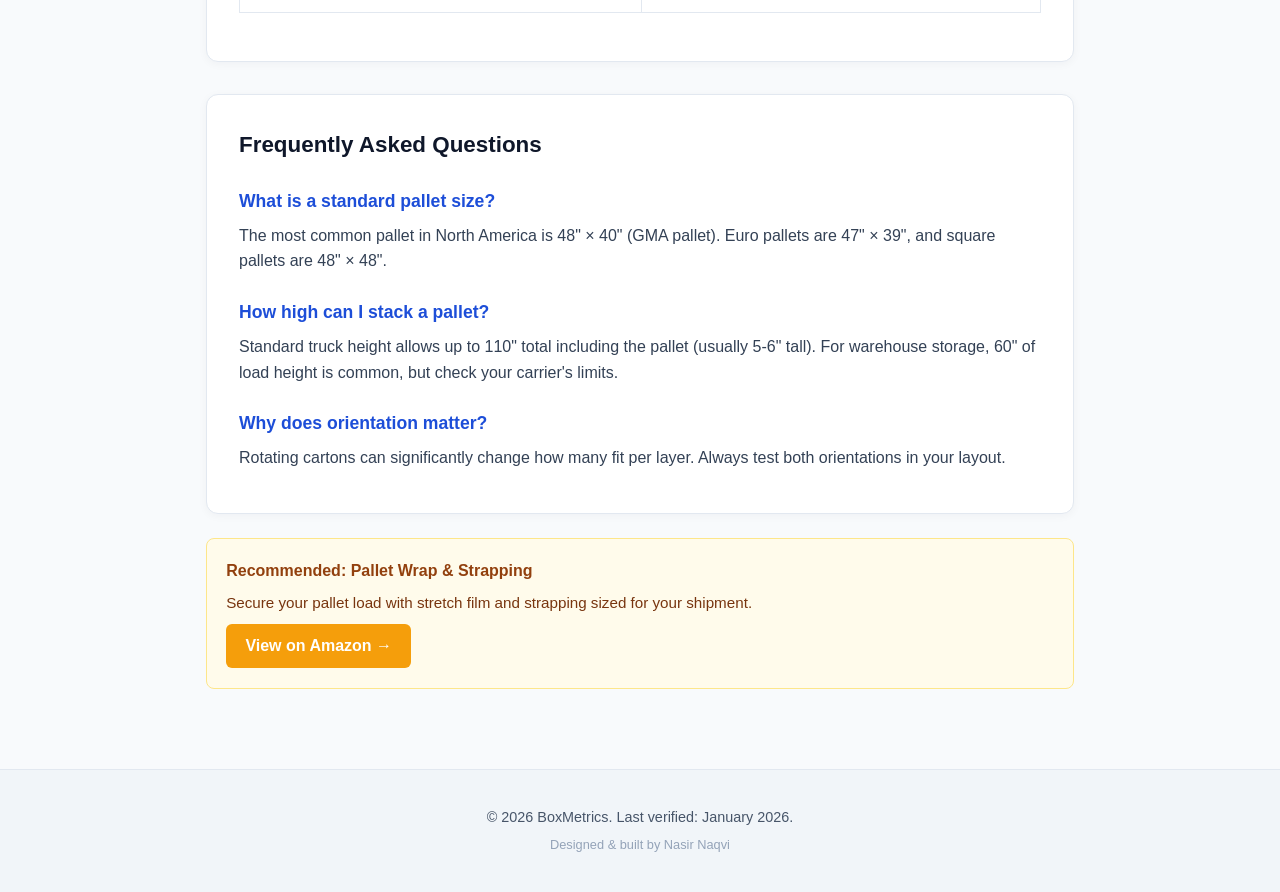
<file: tools/pallet-layer-calculator.html>
<!DOCTYPE html>
<html lang="en">
<head>
  <meta charset="UTF-8">
  <meta name="viewport" content="width=device-width, initial-scale=1.0">
  <title>Pallet Layer Calculator | BoxMetrics</title>
  <meta name="description" content="Free pallet layer calculator. Find out how many cartons fit per layer, how many layers fit on a pallet, and total cartons per pallet.">
  <!-- Google tag (gtag.js) -->
  <script async src="https://www.googletagmanager.com/gtag/js?id=G-YF9S33NXBS"></script>
  <script>
    window.dataLayer = window.dataLayer || [];
    function gtag(){dataLayer.push(arguments);}
    gtag('js', new Date());
    gtag('config', 'G-YF9S33NXBS');
  </script>
  <link rel="icon" type="image/svg+xml" href="../favicon.svg">
  <link rel="stylesheet" href="../css/style.css">
</head>
<body>

<header>
  <h1>
    <a href="../index.html" class="brand">
      <svg class="brand-icon" viewBox="-25 15 170 155" xmlns="http://www.w3.org/2000/svg" aria-hidden="true">
        <polygon points="60,20 120,50 60,80 0,50" fill="#3B82F6"/>
        <polygon points="60,80 120,50 120,110 60,140" fill="#2563EB"/>
        <polygon points="0,50 60,80 60,140 0,110" fill="#1D4ED8"/>
        <line x1="-15" y1="50" x2="-15" y2="112" stroke="#F59E0B" stroke-width="3"/>
        <polygon points="-20,55 -15,45 -10,55" fill="#F59E0B"/>
        <polygon points="-20,107 -15,117 -10,107" fill="#F59E0B"/>
        <line x1="5" y1="155" x2="115" y2="155" stroke="#F59E0B" stroke-width="3"/>
        <polygon points="10,150 0,155 10,160" fill="#F59E0B"/>
        <polygon points="110,150 120,155 110,160" fill="#F59E0B"/>
      </svg>
      <span class="brand-name">BoxMetrics</span>
    </a>
  </h1>
  <nav>
    <a href="../index.html">Home</a>
    <a href="dimensional-weight-calculator.html">DIM Weight</a>
    <a href="box-fill-calculator.html">Box Fill</a>
    <a href="pallet-layer-calculator.html" class="active">Pallet Layer</a>
    <a href="seller-fee-calculator.html">Seller Fees</a>
    <a href="../blog/index.html">Blog</a>
  </nav>
</header>

<section class="hero">
  <h2>Pallet Layer Calculator</h2>
  <p>Calculate cartons per layer, layers per pallet, and total cartons per pallet for standard shipping pallets.</p>
</section>

<div class="container">

  <div class="calculator-card">
    <h3>Carton & Pallet Dimensions</h3>

    <h4 style="margin-bottom:0.8rem; color:#1D4ED8;">Carton Dimensions (inches)</h4>
    <div class="form-grid">
      <div class="form-group">
        <label for="cLength">Carton Length</label>
        <input type="number" id="cLength" placeholder="e.g., 12" min="0" step="0.1">
      </div>
      <div class="form-group">
        <label for="cWidth">Carton Width</label>
        <input type="number" id="cWidth" placeholder="e.g., 10" min="0" step="0.1">
      </div>
      <div class="form-group">
        <label for="cHeight">Carton Height</label>
        <input type="number" id="cHeight" placeholder="e.g., 8" min="0" step="0.1">
      </div>
    </div>

    <h4 style="margin:1rem 0 0.8rem; color:#1D4ED8;">Pallet Dimensions</h4>
    <div class="form-grid">
      <div class="form-group">
        <label for="palletType">Pallet Type</label>
        <select id="palletType" onchange="setPalletSize()">
          <option value="48x40">Standard US (48" × 40")</option>
          <option value="48x48">Square (48" × 48")</option>
          <option value="42x42">Euro 2 (42" × 42")</option>
          <option value="47x39">Euro (47" × 39")</option>
          <option value="custom">Custom</option>
        </select>
      </div>
      <div class="form-group">
        <label for="pLength">Pallet Length (inches)</label>
        <input type="number" id="pLength" value="48" min="0" step="0.1">
      </div>
      <div class="form-group">
        <label for="pWidth">Pallet Width (inches)</label>
        <input type="number" id="pWidth" value="40" min="0" step="0.1">
      </div>
      <div class="form-group">
        <label for="maxHeight">Max Load Height (inches)</label>
        <input type="number" id="maxHeight" value="60" min="0" step="0.1">
      </div>
    </div>

    <button class="calculate-btn" onclick="calculatePallet()">Calculate Pallet Load</button>

    <div class="results" id="results">
      <h4>Your Results</h4>
      <div class="result-row">
        <span class="label">Cartons per Layer</span>
        <span class="value" id="perLayerResult">—</span>
      </div>
      <div class="result-row">
        <span class="label">Layers per Pallet</span>
        <span class="value" id="layersResult">—</span>
      </div>
      <div class="result-row">
        <span class="label">Pallet Footprint</span>
        <span class="value" id="footprintResult">—</span>
      </div>
      <div class="result-row">
        <span class="label">Carton Footprint</span>
        <span class="value" id="cartonFootprintResult">—</span>
      </div>
      <div class="highlight">
        <div class="result-row">
          <span class="label"><strong>Total Cartons per Pallet</strong></span>
          <span class="value" id="totalCartonsResult">—</span>
        </div>
        <p style="font-size:0.9rem; color:#475569; margin-top:0.5rem;" id="palletNote"></p>
      </div>
    </div>
  </div>

  <div class="content-section">
    <h3>How Pallet Loading Works</h3>
    <p>This calculator estimates how many cartons fit on a pallet based on carton dimensions, pallet size, and maximum load height. It tries both orientations (length-wise and width-wise) and picks the one that fits the most cartons per layer.</p>

    <h4>The Formulas</h4>
    <p><strong>Cartons per Layer = max( orientation A, orientation B )</strong></p>
    <p>Where orientation A uses carton length along pallet length, and orientation B uses carton length along pallet width.</p>
    <p><strong>Layers per Pallet = floor( Max Load Height ÷ Carton Height )</strong></p>
    <p><strong>Total Cartons = Cartons per Layer × Layers per Pallet</strong></p>

    <h4>Standard Pallet Sizes</h4>
    <table>
      <thead><tr><th>Pallet Type</th><th>Dimensions</th></tr></thead>
      <tbody>
        <tr><td>Standard US</td><td>48" × 40"</td></tr>
        <tr><td>Square</td><td>48" × 48"</td></tr>
        <tr><td>Euro 2</td><td>42" × 42"</td></tr>
        <tr><td>Euro</td><td>47" × 39"</td></tr>
      </tbody>
    </table>
  </div>

  <div class="content-section">
    <h3>Frequently Asked Questions</h3>

    <h4>What is a standard pallet size?</h4>
    <p>The most common pallet in North America is 48" × 40" (GMA pallet). Euro pallets are 47" × 39", and square pallets are 48" × 48".</p>

    <h4>How high can I stack a pallet?</h4>
    <p>Standard truck height allows up to 110" total including the pallet (usually 5-6" tall). For warehouse storage, 60" of load height is common, but check your carrier's limits.</p>

    <h4>Why does orientation matter?</h4>
    <p>Rotating cartons can significantly change how many fit per layer. Always test both orientations in your layout.</p>
  </div>

  <div class="affiliate-box">
    <h4>Recommended: Pallet Wrap & Strapping</h4>
    <p>Secure your pallet load with stretch film and strapping sized for your shipment.</p>
    <a href="https://www.amazon.com/s?k=pallet+stretch+wrap" target="_blank" rel="noopener">View on Amazon →</a>
  </div>

</div>

<footer>
  <p>© 2026 BoxMetrics. Last verified: January 2026.</p>
  <p class="credits">Designed &amp; built by Nasir Naqvi</p>
</footer>

<script>
function setPalletSize() {
  const type = document.getElementById('palletType').value;
  const sizes = {
    '48x40': [48, 40],
    '48x48': [48, 48],
    '42x42': [42, 42],
    '47x39': [47, 39]
  };
  if (sizes[type]) {
    document.getElementById('pLength').value = sizes[type][0];
    document.getElementById('pWidth').value = sizes[type][1];
  }
}

function calculatePallet() {
  const cL = parseFloat(document.getElementById('cLength').value);
  const cW = parseFloat(document.getElementById('cWidth').value);
  const cH = parseFloat(document.getElementById('cHeight').value);
  const pL = parseFloat(document.getElementById('pLength').value);
  const pW = parseFloat(document.getElementById('pWidth').value);
  const maxH = parseFloat(document.getElementById('maxHeight').value);

  if (!cL || !cW || !cH || !pL || !pW || !maxH) {
    alert('Please fill in all fields with valid numbers.');
    return;
  }

  const aFitL = Math.floor(pL / cL);
  const aFitW = Math.floor(pW / cW);
  const perLayerA = aFitL * aFitW;

  const bFitL = Math.floor(pL / cW);
  const bFitW = Math.floor(pW / cL);
  const perLayerB = bFitL * bFitW;

  const perLayer = Math.max(perLayerA, perLayerB);
  const layers = Math.floor(maxH / cH);
  const total = perLayer * layers;

  const palletFootprint = pL * pW;
  const cartonFootprint = cL * cW;

  document.getElementById('perLayerResult').textContent = perLayer + ' cartons';
  document.getElementById('layersResult').textContent = layers + ' layers';
  document.getElementById('footprintResult').textContent = palletFootprint.toFixed(2) + ' sq in';
  document.getElementById('cartonFootprintResult').textContent = cartonFootprint.toFixed(2) + ' sq in';
  document.getElementById('totalCartonsResult').textContent = total + ' cartons';

  let note;
  if (perLayer === 0) note = 'Cartons are too large for this pallet size. Try a larger pallet or smaller cartons.';
  else if (layers === 0) note = 'Cartons are taller than the max load height. Increase max height or use shorter cartons.';
  else if (perLayerA >= perLayerB) note = 'Best orientation: carton length runs along the pallet length.';
  else note = 'Best orientation: carton length runs along the pallet width (rotated).';

  document.getElementById('palletNote').textContent = note;
  document.getElementById('results').classList.add('show');
}
</script>

</body>
</html>
</file>
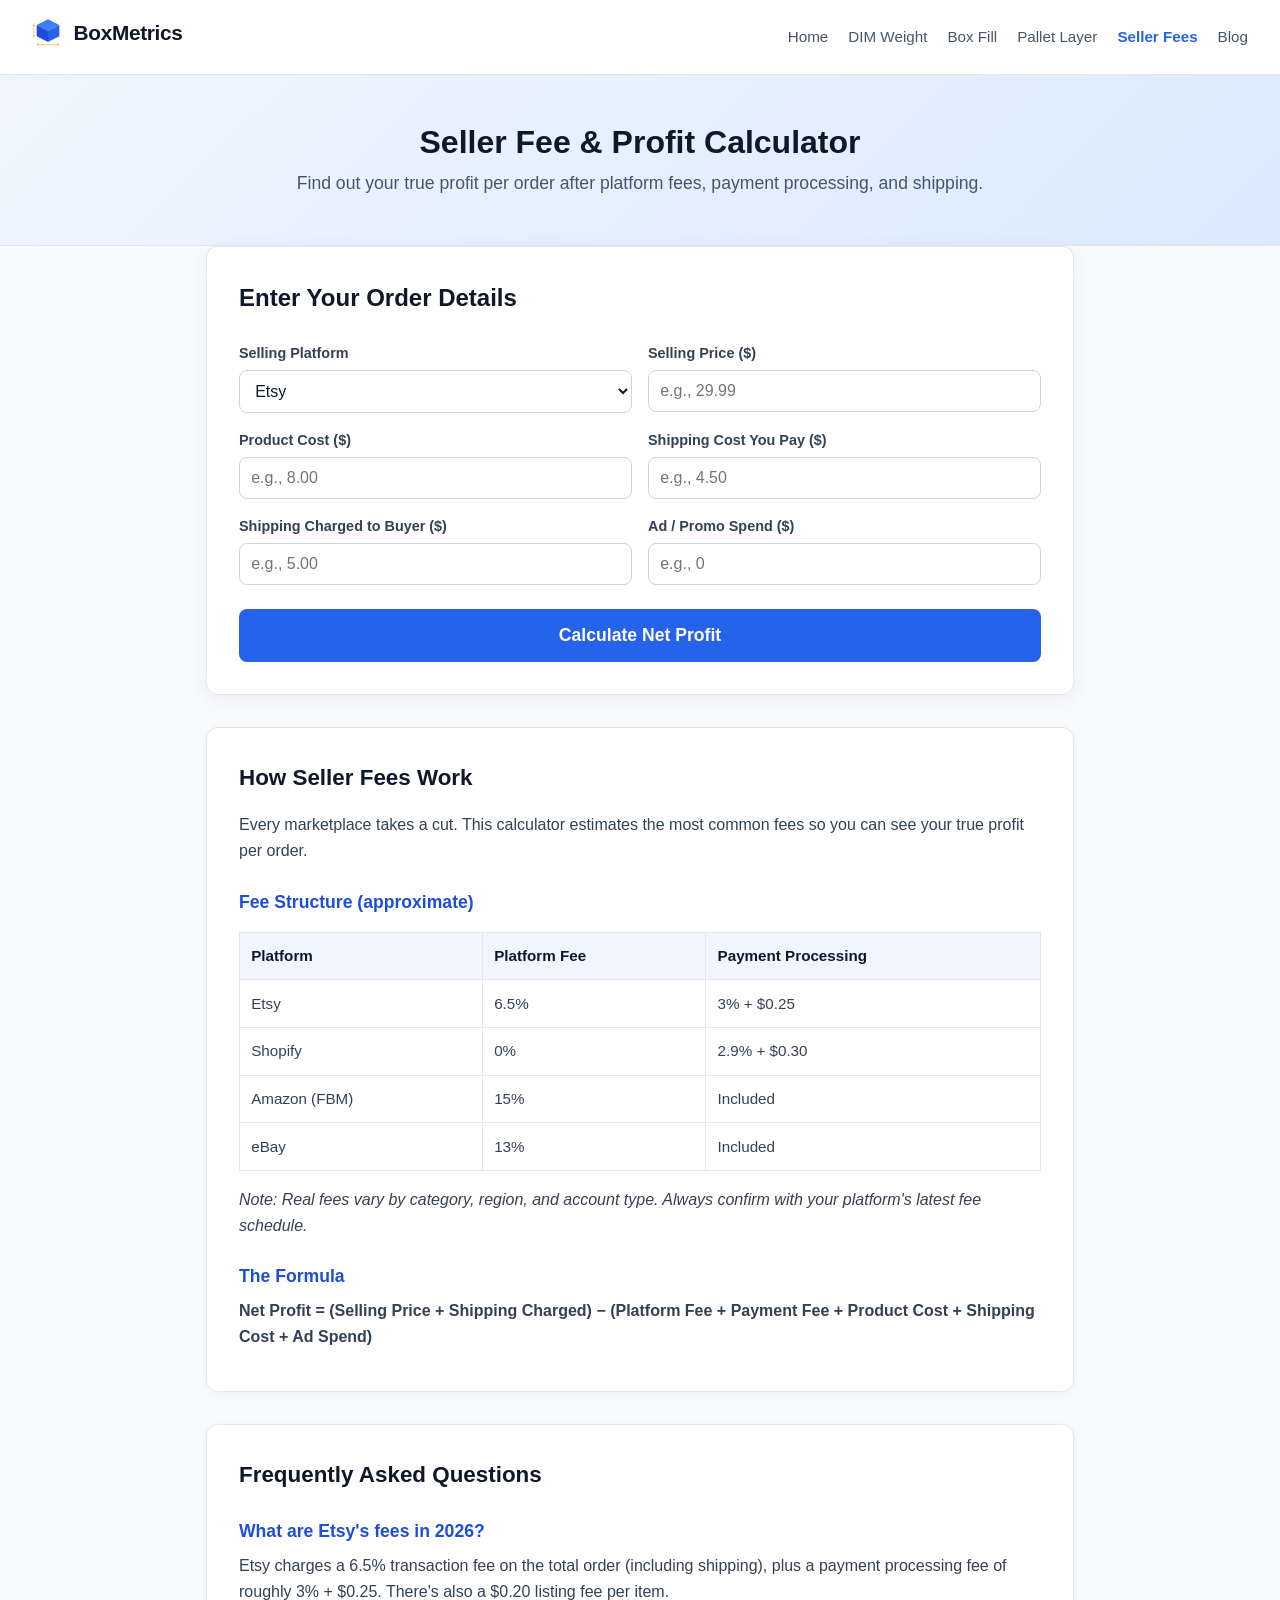
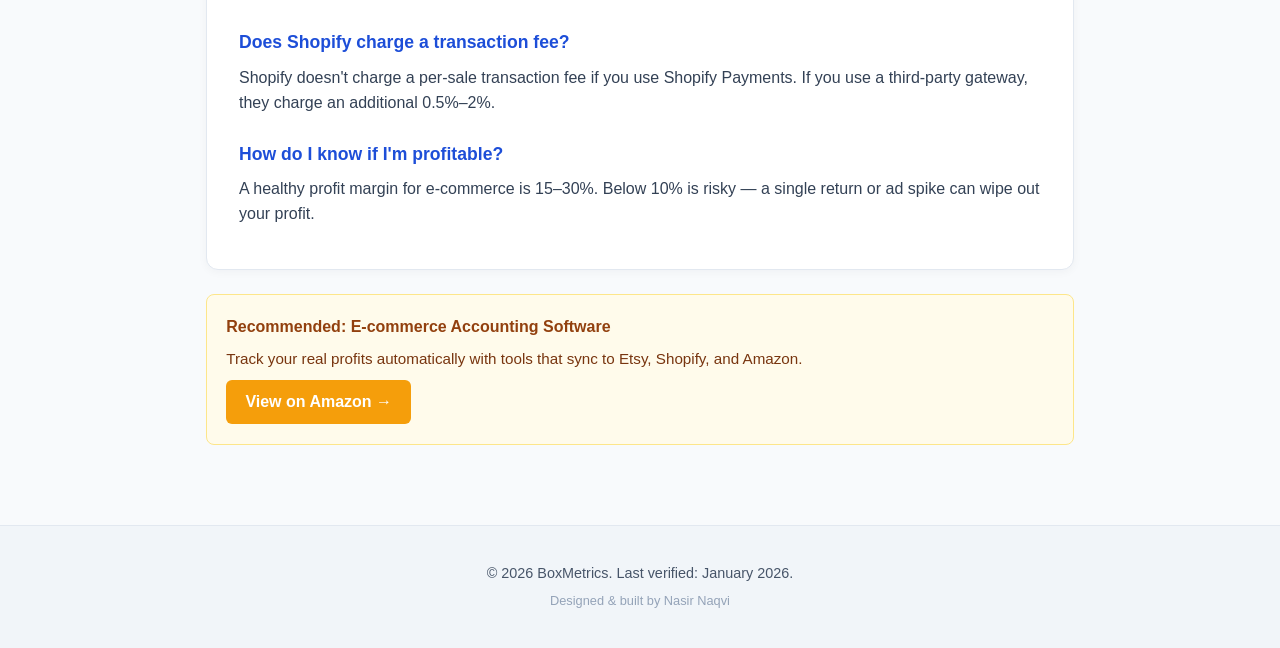
<file: tools/seller-fee-calculator.html>
<!DOCTYPE html>
<html lang="en">
<head>
  <meta charset="UTF-8">
  <meta name="viewport" content="width=device-width, initial-scale=1.0">
  <title>Etsy, Shopify & Amazon Fee Calculator | BoxMetrics</title>
  <meta name="description" content="Free seller fee calculator for Etsy, Shopify, and Amazon. Calculate platform fees, payment processing, and your true net profit per order.">
  <!-- Google tag (gtag.js) -->
  <script async src="https://www.googletagmanager.com/gtag/js?id=G-YF9S33NXBS"></script>
  <script>
    window.dataLayer = window.dataLayer || [];
    function gtag(){dataLayer.push(arguments);}
    gtag('js', new Date());
    gtag('config', 'G-YF9S33NXBS');
  </script>
  <link rel="icon" type="image/svg+xml" href="../favicon.svg">
  <link rel="stylesheet" href="../css/style.css">
</head>
<body>

<header>
  <h1>
    <a href="../index.html" class="brand">
      <svg class="brand-icon" viewBox="-25 15 170 155" xmlns="http://www.w3.org/2000/svg" aria-hidden="true">
        <polygon points="60,20 120,50 60,80 0,50" fill="#3B82F6"/>
        <polygon points="60,80 120,50 120,110 60,140" fill="#2563EB"/>
        <polygon points="0,50 60,80 60,140 0,110" fill="#1D4ED8"/>
        <line x1="-15" y1="50" x2="-15" y2="112" stroke="#F59E0B" stroke-width="3"/>
        <polygon points="-20,55 -15,45 -10,55" fill="#F59E0B"/>
        <polygon points="-20,107 -15,117 -10,107" fill="#F59E0B"/>
        <line x1="5" y1="155" x2="115" y2="155" stroke="#F59E0B" stroke-width="3"/>
        <polygon points="10,150 0,155 10,160" fill="#F59E0B"/>
        <polygon points="110,150 120,155 110,160" fill="#F59E0B"/>
      </svg>
      <span class="brand-name">BoxMetrics</span>
    </a>
  </h1>
  <nav>
    <a href="../index.html">Home</a>
    <a href="dimensional-weight-calculator.html">DIM Weight</a>
    <a href="box-fill-calculator.html">Box Fill</a>
    <a href="pallet-layer-calculator.html">Pallet Layer</a>
    <a href="seller-fee-calculator.html" class="active">Seller Fees</a>
    <a href="../blog/index.html">Blog</a>
  </nav>
</header>

<section class="hero">
  <h2>Seller Fee & Profit Calculator</h2>
  <p>Find out your true profit per order after platform fees, payment processing, and shipping.</p>
</section>

<div class="container">

  <div class="calculator-card">
    <h3>Enter Your Order Details</h3>

    <div class="form-grid">
      <div class="form-group">
        <label for="platform">Selling Platform</label>
        <select id="platform">
          <option value="etsy">Etsy</option>
          <option value="shopify">Shopify</option>
          <option value="amazon">Amazon (FBM)</option>
          <option value="ebay">eBay</option>
          <option value="custom">Custom</option>
        </select>
      </div>
      <div class="form-group">
        <label for="sellPrice">Selling Price ($)</label>
        <input type="number" id="sellPrice" placeholder="e.g., 29.99" min="0" step="0.01">
      </div>
      <div class="form-group">
        <label for="productCost">Product Cost ($)</label>
        <input type="number" id="productCost" placeholder="e.g., 8.00" min="0" step="0.01">
      </div>
      <div class="form-group">
        <label for="shippingCost">Shipping Cost You Pay ($)</label>
        <input type="number" id="shippingCost" placeholder="e.g., 4.50" min="0" step="0.01">
      </div>
      <div class="form-group">
        <label for="shippingCharged">Shipping Charged to Buyer ($)</label>
        <input type="number" id="shippingCharged" placeholder="e.g., 5.00" min="0" step="0.01">
      </div>
      <div class="form-group">
        <label for="adSpend">Ad / Promo Spend ($)</label>
        <input type="number" id="adSpend" placeholder="e.g., 0" min="0" step="0.01">
      </div>
    </div>

    <button class="calculate-btn" onclick="calculateFees()">Calculate Net Profit</button>

    <div class="results" id="results">
      <h4>Your Results</h4>
      <div class="result-row">
        <span class="label">Gross Revenue</span>
        <span class="value" id="revenueResult">—</span>
      </div>
      <div class="result-row">
        <span class="label">Platform Fee</span>
        <span class="value" id="platformFeeResult">—</span>
      </div>
      <div class="result-row">
        <span class="label">Payment Processing</span>
        <span class="value" id="paymentFeeResult">—</span>
      </div>
      <div class="result-row">
        <span class="label">Total Deductions</span>
        <span class="value" id="totalFeesResult">—</span>
      </div>
      <div class="highlight">
        <div class="result-row">
          <span class="label"><strong>Net Profit</strong></span>
          <span class="value" id="netProfitResult">—</span>
        </div>
        <div class="result-row">
          <span class="label"><strong>Profit Margin</strong></span>
          <span class="value" id="marginResult">—</span>
        </div>
        <p style="font-size:0.9rem; color:#475569; margin-top:0.5rem;" id="profitNote"></p>
      </div>
    </div>
  </div>

  <div class="content-section">
    <h3>How Seller Fees Work</h3>
    <p>Every marketplace takes a cut. This calculator estimates the most common fees so you can see your true profit per order.</p>

    <h4>Fee Structure (approximate)</h4>
    <table>
      <thead><tr><th>Platform</th><th>Platform Fee</th><th>Payment Processing</th></tr></thead>
      <tbody>
        <tr><td>Etsy</td><td>6.5%</td><td>3% + $0.25</td></tr>
        <tr><td>Shopify</td><td>0%</td><td>2.9% + $0.30</td></tr>
        <tr><td>Amazon (FBM)</td><td>15%</td><td>Included</td></tr>
        <tr><td>eBay</td><td>13%</td><td>Included</td></tr>
      </tbody>
    </table>
    <p><em>Note: Real fees vary by category, region, and account type. Always confirm with your platform's latest fee schedule.</em></p>

    <h4>The Formula</h4>
    <p><strong>Net Profit = (Selling Price + Shipping Charged) − (Platform Fee + Payment Fee + Product Cost + Shipping Cost + Ad Spend)</strong></p>
  </div>

  <div class="content-section">
    <h3>Frequently Asked Questions</h3>

    <h4>What are Etsy's fees in 2026?</h4>
    <p>Etsy charges a 6.5% transaction fee on the total order (including shipping), plus a payment processing fee of roughly 3% + $0.25. There's also a $0.20 listing fee per item.</p>

    <h4>Does Shopify charge a transaction fee?</h4>
    <p>Shopify doesn't charge a per-sale transaction fee if you use Shopify Payments. If you use a third-party gateway, they charge an additional 0.5%–2%.</p>

    <h4>How do I know if I'm profitable?</h4>
    <p>A healthy profit margin for e-commerce is 15–30%. Below 10% is risky — a single return or ad spike can wipe out your profit.</p>
  </div>

  <div class="affiliate-box">
    <h4>Recommended: E-commerce Accounting Software</h4>
    <p>Track your real profits automatically with tools that sync to Etsy, Shopify, and Amazon.</p>
    <a href="https://www.amazon.com/s?k=ecommerce+accounting+software" target="_blank" rel="noopener">View on Amazon →</a>
  </div>

</div>

<footer>
  <p>© 2026 BoxMetrics. Last verified: January 2026.</p>
  <p class="credits">Designed &amp; built by Nasir Naqvi</p>
</footer>

<script>
function calculateFees() {
  const platform = document.getElementById('platform').value;
  const sellPrice = parseFloat(document.getElementById('sellPrice').value) || 0;
  const productCost = parseFloat(document.getElementById('productCost').value) || 0;
  const shippingCost = parseFloat(document.getElementById('shippingCost').value) || 0;
  const shippingCharged = parseFloat(document.getElementById('shippingCharged').value) || 0;
  const adSpend = parseFloat(document.getElementById('adSpend').value) || 0;

  if (!sellPrice) {
    alert('Please enter a selling price.');
    return;
  }

  const feeStructures = {
    etsy:    { platformPct: 0.065, payPct: 0.03, payFlat: 0.25 },
    shopify: { platformPct: 0,     payPct: 0.029, payFlat: 0.30 },
    amazon:  { platformPct: 0.15,  payPct: 0,    payFlat: 0 },
    ebay:    { platformPct: 0.13,  payPct: 0,    payFlat: 0 },
    custom:  { platformPct: 0.10,  payPct: 0.029, payFlat: 0.30 }
  };

  const fees = feeStructures[platform];
  const grossRevenue = sellPrice + shippingCharged;
  const platformFee = grossRevenue * fees.platformPct;
  const paymentFee = grossRevenue * fees.payPct + fees.payFlat;
  const totalFees = platformFee + paymentFee;
  const totalCosts = productCost + shippingCost + adSpend;
  const netProfit = grossRevenue - totalFees - totalCosts;
  const margin = grossRevenue > 0 ? (netProfit / grossRevenue) * 100 : 0;

  document.getElementById('revenueResult').textContent = '$' + grossRevenue.toFixed(2);
  document.getElementById('platformFeeResult').textContent = '-$' + platformFee.toFixed(2);
  document.getElementById('paymentFeeResult').textContent = '-$' + paymentFee.toFixed(2);
  document.getElementById('totalFeesResult').textContent = '-$' + totalFees.toFixed(2);
  document.getElementById('netProfitResult').textContent = '$' + netProfit.toFixed(2);
  document.getElementById('marginResult').textContent = margin.toFixed(1) + '%';

  let note;
  if (netProfit <= 0) note = 'Warning: You are losing money on this sale. Raise your price, reduce costs, or cut ad spend.';
  else if (margin < 10) note = 'Thin margin. A return or price cut could wipe out your profit.';
  else if (margin < 20) note = 'Modest margin. Acceptable, but consider optimizing.';
  else if (margin < 35) note = 'Healthy margin. You have room to scale.';
  else note = 'Excellent margin. Consider raising ad spend to grow volume.';

  document.getElementById('profitNote').textContent = note;
  document.getElementById('results').classList.add('show');
}
</script>

</body>
</html>
</file>
<file: css/style.css>
/* ===== RESET & BASE ===== */
* { margin: 0; padding: 0; box-sizing: border-box; }

html, body {
  overflow-x: hidden;
  max-width: 100%;
}

body {
  font-family: -apple-system, BlinkMacSystemFont, 'Segoe UI', Roboto, sans-serif;
  line-height: 1.6;
  color: #0F172A;
  background: #F8FAFC;
}

a { color: #2563EB; }

h1, h2, h3, h4 { word-wrap: break-word; overflow-wrap: break-word; color: #0F172A; }

img { max-width: 100%; height: auto; }

/* ===== HEADER ===== */
header {
  background: #FFFFFF;
  color: #0F172A;
  padding: 1rem 2rem;
  display: flex;
  justify-content: space-between;
  align-items: center;
  flex-wrap: wrap;
  gap: 0.75rem;
  border-bottom: 1px solid #E2E8F0;
  box-shadow: 0 1px 3px rgba(15, 23, 42, 0.04);
}

header h1 { font-size: 1.3rem; }

header h1 a.brand {
  display: inline-flex;
  align-items: center;
  gap: 0.6rem;
  color: #0F172A;
  text-decoration: none;
}

.brand-icon {
  width: 32px;
  height: 32px;
  display: block;
  flex-shrink: 0;
}

.brand-name {
  font-size: 1.3rem;
  font-weight: 700;
  letter-spacing: -0.015em;
  color: #0F172A;
}

header nav {
  display: flex;
  flex-wrap: wrap;
  gap: 0.5rem 1.25rem;
  align-items: center;
}

header nav a {
  color: #475569;
  text-decoration: none;
  font-size: 0.95rem;
  font-weight: 500;
  white-space: nowrap;
  transition: color 0.2s ease;
}

header nav a:hover {
  color: #2563EB;
}

header nav a.active {
  color: #2563EB;
  font-weight: 600;
}

/* ===== HERO ===== */
.hero {
  background: linear-gradient(135deg, #EFF6FF 0%, #DBEAFE 100%);
  color: #0F172A;
  padding: 3rem 2rem;
  text-align: center;
  border-bottom: 1px solid #E2E8F0;
}

.hero h2 {
  font-size: 2rem;
  margin-bottom: 0.5rem;
  line-height: 1.2;
  color: #0F172A;
}

.hero p {
  font-size: 1.1rem;
  color: #475569;
  max-width: 700px;
  margin: 0 auto;
}

/* ===== CONTAINER ===== */
.container {
  max-width: 900px;
  margin: 0 auto;
  padding: 2rem 1rem;
  width: 100%;
}

/* ===== CALCULATOR CARD ===== */
.calculator-card {
  background: #FFFFFF;
  border-radius: 12px;
  box-shadow: 0 4px 20px rgba(15, 23, 42, 0.06);
  border: 1px solid #E2E8F0;
  padding: 2rem;
  margin-top: -2rem;
  position: relative;
  z-index: 2;
}

.calculator-card h3 {
  font-size: 1.5rem;
  margin-bottom: 1.5rem;
  color: #0F172A;
}

/* ===== FORMS ===== */
.form-grid {
  display: grid;
  grid-template-columns: 1fr 1fr;
  gap: 1rem;
  margin-bottom: 1.5rem;
}

.form-group { display: flex; flex-direction: column; }

.form-group label {
  font-size: 0.9rem;
  font-weight: 600;
  margin-bottom: 0.3rem;
  color: #334155;
}

.form-group input, .form-group select {
  padding: 0.7rem;
  border: 1px solid #CBD5E1;
  border-radius: 8px;
  font-size: 1rem;
  transition: border 0.2s, box-shadow 0.2s;
  width: 100%;
  background: #FFFFFF;
  color: #0F172A;
}

.form-group input:focus, .form-group select:focus {
  outline: none;
  border-color: #2563EB;
  box-shadow: 0 0 0 3px rgba(37, 99, 235, 0.12);
}

.calculate-btn {
  background: #2563EB;
  color: #FFFFFF;
  border: none;
  padding: 1rem 2rem;
  font-size: 1.1rem;
  font-weight: 600;
  border-radius: 8px;
  cursor: pointer;
  width: 100%;
  transition: background 0.2s;
}

.calculate-btn:hover { background: #1D4ED8; }

/* ===== RESULTS ===== */
.results {
  margin-top: 1.5rem;
  padding: 1.5rem;
  background: #EFF6FF;
  border-radius: 8px;
  border: 1px solid #BFDBFE;
  display: none;
}

.results.show { display: block; }

.results h4 {
  font-size: 1.2rem;
  margin-bottom: 1rem;
  color: #0F172A;
}

.result-row {
  display: flex;
  justify-content: space-between;
  gap: 0.5rem;
  padding: 0.6rem 0;
  border-bottom: 1px solid #BFDBFE;
}

.result-row:last-child { border-bottom: none; }
.result-row .label { color: #475569; }
.result-row .value { font-weight: 700; color: #0F172A; text-align: right; }

.highlight {
  background: #FFFFFF;
  padding: 1rem;
  border-radius: 8px;
  margin-top: 1rem;
  border-left: 4px solid #2563EB;
  border-top: 1px solid #BFDBFE;
  border-right: 1px solid #BFDBFE;
  border-bottom: 1px solid #BFDBFE;
}

.highlight .value { color: #2563EB; font-size: 1.3rem; }

/* ===== CONTENT SECTIONS ===== */
.content-section {
  background: #FFFFFF;
  border-radius: 12px;
  padding: 2rem;
  margin-top: 2rem;
  border: 1px solid #E2E8F0;
  box-shadow: 0 2px 10px rgba(15, 23, 42, 0.04);
}

.content-section h3 {
  font-size: 1.4rem;
  margin-bottom: 1rem;
  color: #0F172A;
}

.content-section h4 {
  font-size: 1.1rem;
  margin: 1.5rem 0 0.5rem;
  color: #1D4ED8;
}

.content-section p, .content-section li {
  color: #334155;
  margin-bottom: 0.6rem;
}

.content-section ul { padding-left: 1.5rem; }

.content-section table {
  width: 100%;
  border-collapse: collapse;
  margin: 1rem 0;
}

.content-section th, .content-section td {
  padding: 0.7rem;
  border: 1px solid #E2E8F0;
  text-align: left;
  font-size: 0.95rem;
}

.content-section th { background: #EFF6FF; font-weight: 600; color: #0F172A; }
.content-section td { color: #334155; }

/* ===== TOOL GRID (HOMEPAGE) ===== */
.tool-grid {
  display: grid;
  grid-template-columns: repeat(auto-fit, minmax(260px, 1fr));
  gap: 1.5rem;
  margin-top: 2rem;
}

.tool-card {
  background: #FFFFFF;
  border-radius: 12px;
  padding: 1.5rem;
  border: 1px solid #E2E8F0;
  box-shadow: 0 2px 10px rgba(15, 23, 42, 0.04);
  transition: transform 0.2s, box-shadow 0.2s, border-color 0.2s;
  text-decoration: none;
  color: inherit;
  display: block;
}

.tool-card:hover {
  transform: translateY(-3px);
  box-shadow: 0 8px 24px rgba(37, 99, 235, 0.12);
  border-color: #BFDBFE;
}

.tool-card h4 {
  font-size: 1.1rem;
  color: #0F172A;
  margin-bottom: 0.4rem;
}

.tool-card p {
  font-size: 0.9rem;
  color: #64748B;
}

/* ===== AFFILIATE BOX ===== */
.affiliate-box {
  background: #FFFBEB;
  border: 1px solid #FDE68A;
  border-radius: 8px;
  padding: 1.2rem;
  margin-top: 1.5rem;
}

.affiliate-box h4 { color: #92400E; margin-bottom: 0.5rem; }
.affiliate-box p { font-size: 0.95rem; color: #78350F; }

.affiliate-box a {
  display: inline-block;
  background: #F59E0B;
  color: #FFFFFF;
  padding: 0.6rem 1.2rem;
  border-radius: 6px;
  text-decoration: none;
  font-weight: 600;
  margin-top: 0.5rem;
}

.affiliate-box a:hover { background: #D97706; }

/* ===== FOOTER ===== */
footer {
  background: #F1F5F9;
  color: #475569;
  text-align: center;
  padding: 2rem 1rem;
  margin-top: 3rem;
  font-size: 0.9rem;
  border-top: 1px solid #E2E8F0;
}

footer p {
  margin: 0.25rem 0;
}

footer .credits {
  font-size: 0.8rem;
  color: #94A3B8;
  margin-top: 0.4rem;
}

footer .credits a {
  color: #2563EB;
  text-decoration: none;
}

footer .credits a:hover { text-decoration: underline; }

/* ===== MOBILE ===== */
@media (max-width: 600px) {
  header {
    flex-direction: column;
    gap: 0.6rem;
    padding: 1rem 0.75rem;
    text-align: center;
  }

  .brand-icon { width: 28px; height: 28px; }
  .brand-name { font-size: 1.15rem; }

  header nav {
    justify-content: center;
    gap: 0.4rem 0.75rem;
    width: 100%;
  }

  header nav a {
    font-size: 0.85rem;
    padding: 0.15rem 0;
  }

  .hero { padding: 2rem 1rem; }
  .hero h2 { font-size: 1.4rem; }
  .hero p { font-size: 0.95rem; }

  .container { padding: 1rem 0.75rem; }

  .calculator-card {
    padding: 1.25rem;
    margin-top: -1rem;
  }

  .calculator-card h3 {
    font-size: 1.2rem;
    margin-bottom: 1rem;
  }

  .form-grid {
    grid-template-columns: 1fr;
    gap: 0.75rem;
  }

  .results { padding: 1rem; }

  .content-section {
    padding: 1.25rem;
    margin-top: 1.25rem;
  }

  .content-section h3 { font-size: 1.2rem; }
  .content-section h4 { font-size: 1rem; }

  .content-section th, .content-section td {
    padding: 0.5rem;
    font-size: 0.85rem;
  }

  .tool-grid {
    grid-template-columns: 1fr;
    gap: 1rem;
    margin-top: 1.25rem;
  }

  .tool-card { padding: 1.2rem; }

  .result-row { font-size: 0.9rem; }
}
</file>
